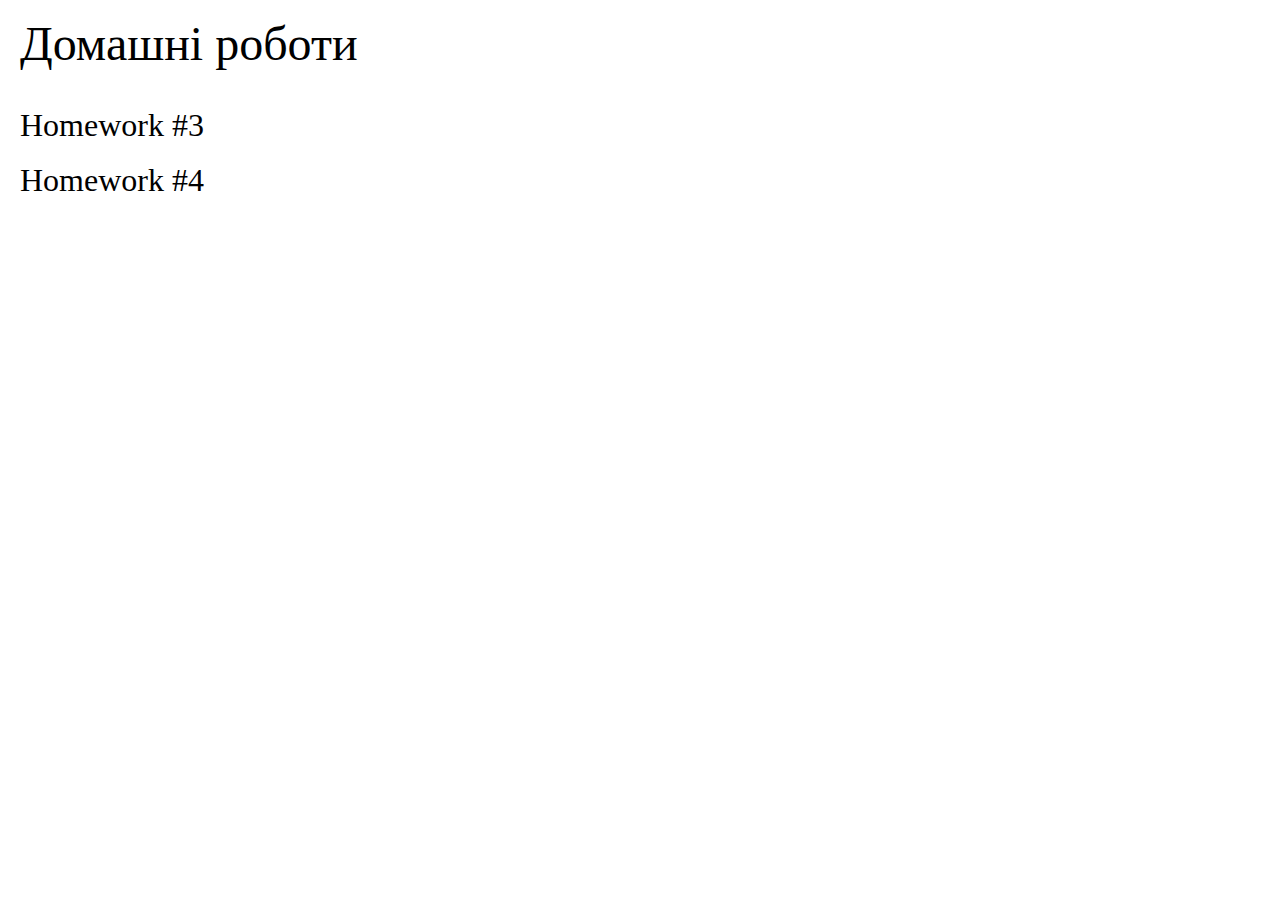
<file: index.html>
<!DOCTYPE html>
<html lang="en">

<head>
  <meta charset="UTF-8">
  <meta name="viewport" content="width=device-width, initial-scale=1.0">
  <link rel="stylesheet" href="css/style.css">
  <title>Homeworks</title>
</head>

<body>
  <div class="container">
    <h1>Домашні роботи</h1>
    <ul>
      <li>
        <a href="Lesson_03/index.html">Homework #3</a>
      </li>
      <li>
        <a href="Lesson_04/index.html">Homework #4</a>
      </li>
    </ul>
  </div>
</body>

</html>
</file>
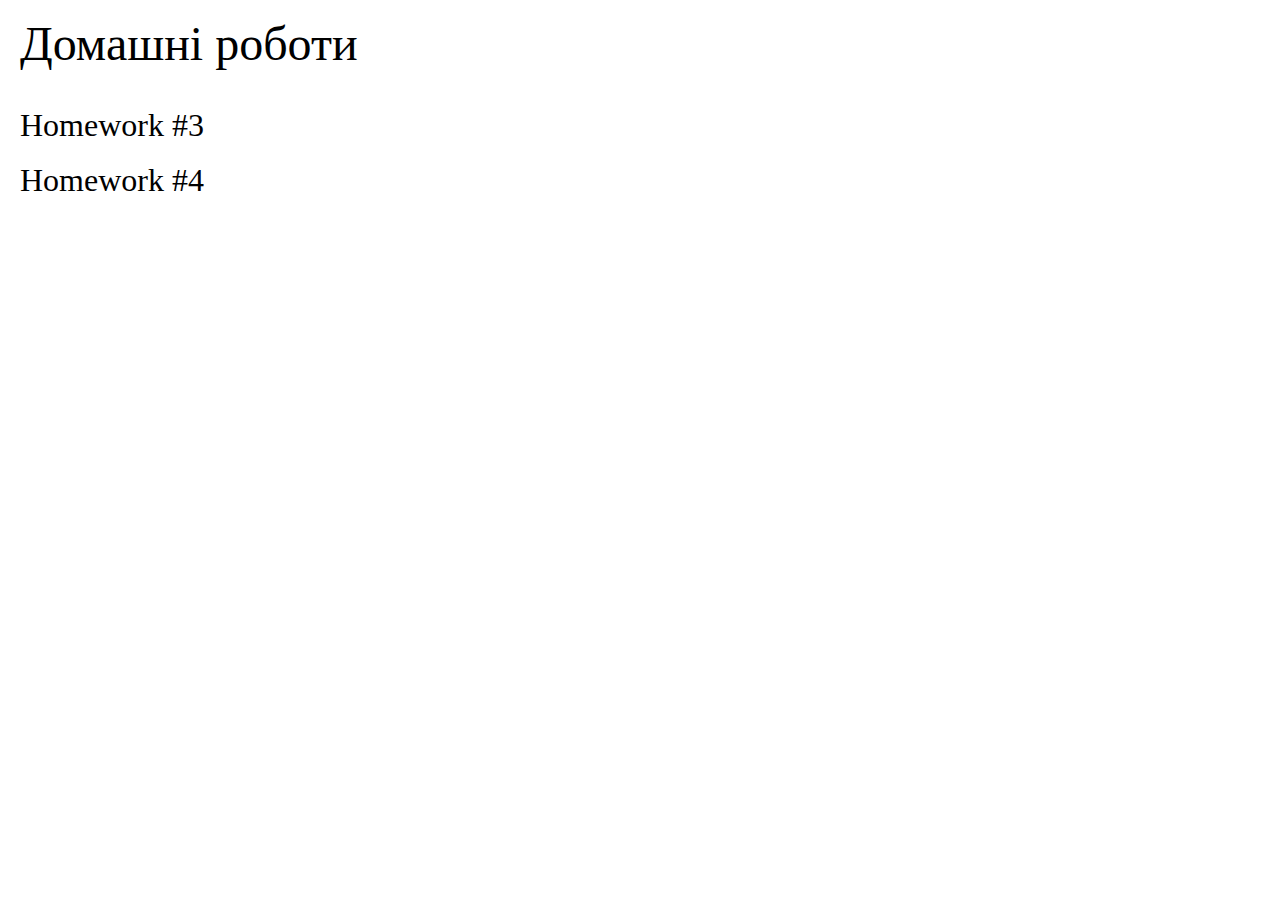
<file: homeworks/index.html>
<!DOCTYPE html>
<html lang="en">

<head>
  <meta charset="UTF-8">
  <meta name="viewport" content="width=device-width, initial-scale=1.0">
  <link rel="stylesheet" href="../css/style.css">
  <title>Homeworks</title>
</head>

<body>
  <div class="container">
    <h1>Домашні роботи</h1>
    <ul>
      <li>
        <a href="/Lesson_03/index.html">Homework #3</a>
      </li>
      <li>
        <a href="/Lesson_04/index.html">Homework #4</a>
      </li>
    </ul>
  </div>
</body>

</html>
</file>
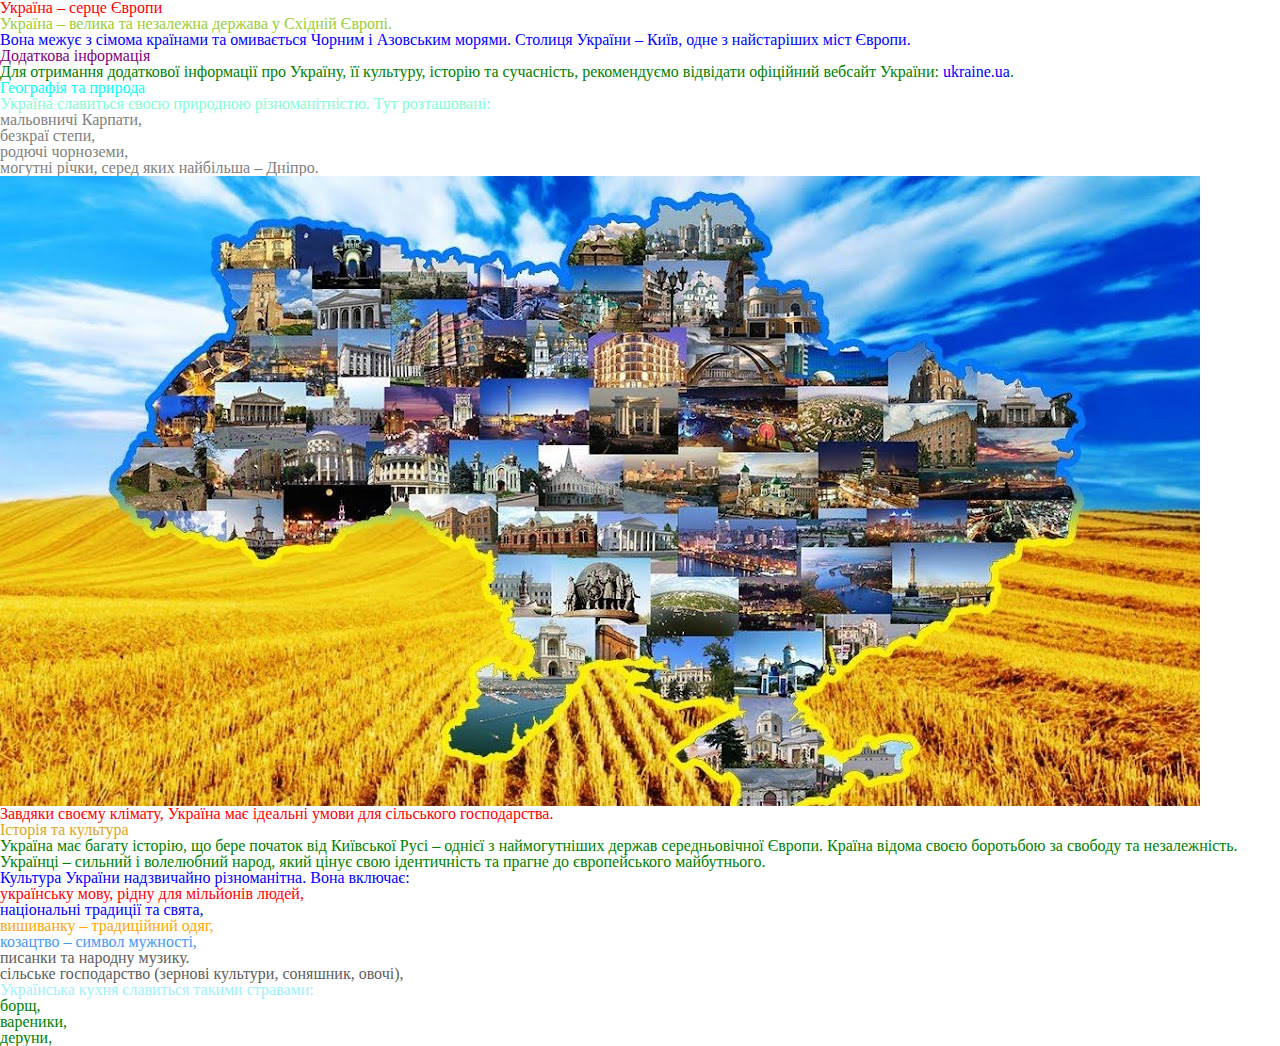
<file: Lesson_03/index.html>
<!DOCTYPE html>
<html lang="uk">

<head>
  <meta charset="UTF-8">
  <meta name="viewport" content="width=device-width, initial-scale=1.0">
  <link rel="stylesheet" href="css/style.css">
  <title>Про Україну</title>
</head>

<body>
  <div class="about">
    <h1>Україна – серце Європи</h1>
    <div class="text">Україна – велика та незалежна держава у Східній Європі.
      <p>Вона межує з сімома країнами та омивається Чорним і Азовським морями. Столиця України – Київ, одне з
        найстаріших міст Європи.</p>
    </div>
    <div id="info">Додаткова інформація
      <p class="text green">Для отримання додаткової інформації про Україну, її культуру, історію та сучасність,
        рекомендуємо відвідати
        офіційний вебсайт України: <a href="https://ukraine.ua/">ukraine.ua</a>.</p>
    </div>
    <h2 class="title">Географія та природа</h2>
    <p class="sub-title">Україна славиться своєю природною різноманітністю. Тут розташовані:</p>
    <ol class="ol-list">
      <li class="item">мальовничі Карпати,</li>
      <li class="item">безкраї степи,</li>
      <li>родючі чорноземи,</li>
      <li class="item item-4">могутні річки, серед яких найбільша – Дніпро.</li>
    </ol>
    <img src="images/image00.jpg" alt="" class="picture">
    <p>Завдяки своєму клімату, Україна має ідеальні умови для сільського господарства.</p>
    <h3>Історія та культура</h3>
    <p>Україна має багату історію, що бере початок від Київської Русі – однієї з наймогутніших держав
      середньовічної
      Європи. Країна відома своєю боротьбою за свободу та незалежність. Українці – сильний і волелюбний народ, який
      цінує свою ідентичність та прагне до європейського майбутнього.</p>
    <p class="text blue">Культура України надзвичайно різноманітна. Вона включає:</p>
    <ul>
      <li>
        українську мову, рідну для мільйонів людей,
        <ul>
          <li>національні традиції та свята,</li>
          <li>
            вишиванку – традиційний одяг,
            <ol>
              <li>козацтво – символ мужності,</li>
              <li><span>писанки та народну музику.</span></li>
              <li>сільське господарство (зернові культури, соняшник, овочі),</li>
            </ol>
          </li>
          <li><span>Українська кухня славиться такими стравами:</span></li>
        </ul>
      </li>
      <li>борщ,</li>
      <li>вареники,</li>
      <li>деруни,</li>
    </ul>
  </div>
</body>

</html>
</file>
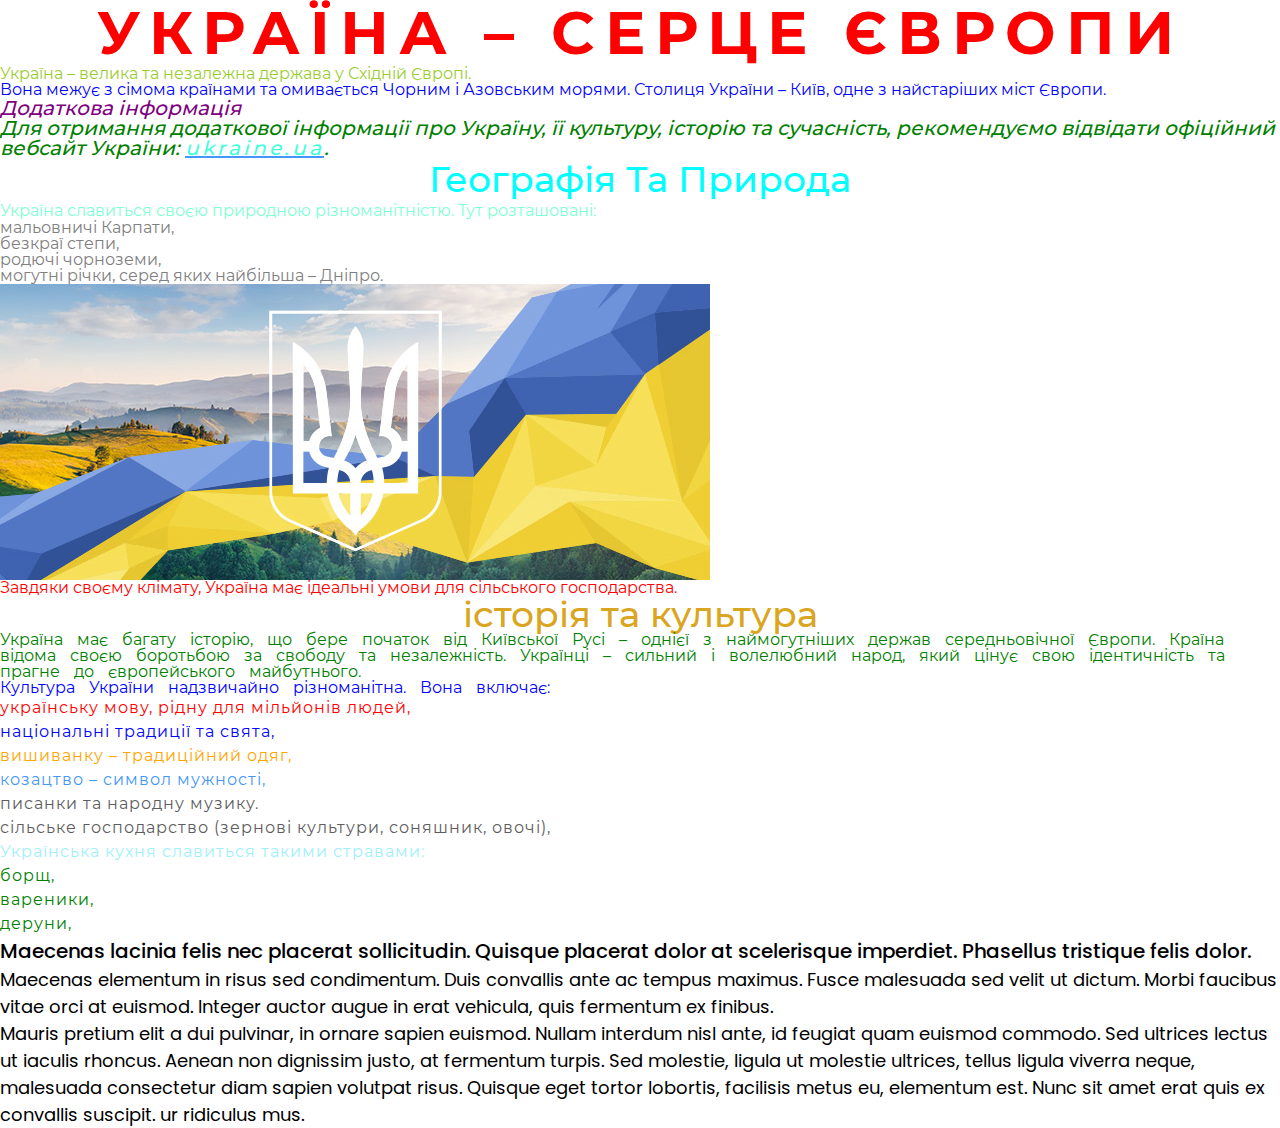
<file: Lesson_04/index.html>
<!DOCTYPE html>
<html lang="uk">

<head>
  <meta charset="UTF-8">
  <meta name="viewport" content="width=device-width, initial-scale=1.0">
  <link rel="stylesheet" href="css/style.css">
  <title>Завдання 4</title>
  <link href="https://fonts.googleapis.com/css?family=Poppins:regular,500&display=swap" rel="stylesheet">
</head>

<body>
  <header class="header"></header>
  <main class="main">
    <section class="about-section">
      <div class="about">
        <h1>Україна – серце Європи</h1>
        <div class="text">Україна – велика та незалежна держава у Східній Європі.
          <p>Вона межує з сімома країнами та омивається Чорним і Азовським морями. Столиця України – Київ, одне з
            найстаріших міст Європи.</p>
        </div>
        <div id="info">Додаткова інформація
          <p class="text green">Для отримання додаткової інформації про Україну, її культуру, історію та сучасність,
            рекомендуємо відвідати
            офіційний вебсайт України: <a href="https://ukraine.ua/">ukraine.ua</a>.</p>
        </div>
        <h2 class="title">Географія та природа</h2>
        <p class="sub-title">Україна славиться своєю природною різноманітністю. Тут розташовані:</p>
        <ol class="ol-list">
          <li class="item">мальовничі Карпати,</li>
          <li class="item">безкраї степи,</li>
          <li>родючі чорноземи,</li>
          <li class="item item-4">могутні річки, серед яких найбільша – Дніпро.</li>
        </ol>
        <img src="images/image00.jpg" alt="" class="picture">
        <p>Завдяки своєму клімату, Україна має ідеальні умови для сільського господарства.</p>
        <h3>Історія та культура</h3>
        <p>Україна має багату історію, що бере початок від Київської Русі – однієї з наймогутніших держав
          середньовічної
          Європи. Країна відома своєю боротьбою за свободу та незалежність. Українці – сильний і волелюбний народ, який
          цінує свою ідентичність та прагне до європейського майбутнього.</p>
        <p class="text blue">Культура України надзвичайно різноманітна. Вона включає:</p>
        <ul>
          <li>
            українську мову, рідну для мільйонів людей,
            <ul>
              <li>національні традиції та свята,</li>
              <li>
                вишиванку – традиційний одяг,
                <ol>
                  <li>козацтво – символ мужності,</li>
                  <li><span>писанки та народну музику.</span></li>
                  <li>сільське господарство (зернові культури, соняшник, овочі),</li>
                </ol>
              </li>
              <li><span>Українська кухня славиться такими стравами:</span></li>
            </ul>
          </li>
          <li>борщ,</li>
          <li>вареники,</li>
          <li>деруни,</li>
        </ul>
      </div>
    </section>
    <section class="ecobazar-section">
      <div class="ecobazar__body">
        <h4 class="ecobazar__title">Maecenas lacinia felis nec placerat sollicitudin. Quisque placerat dolor at
          scelerisque imperdiet. Phasellus tristique felis dolor.</h4>
        <div class="ecobazar__text">
          <p>Maecenas elementum in risus sed condimentum. Duis convallis ante ac tempus maximus. Fusce malesuada sed
            velit ut dictum. Morbi faucibus vitae orci at euismod. Integer auctor augue in erat vehicula, quis fermentum
            ex finibus.</p>
          <p>Mauris pretium elit a dui pulvinar, in ornare sapien euismod. Nullam interdum nisl ante, id feugiat quam
            euismod commodo. Sed ultrices lectus ut iaculis rhoncus. Aenean non dignissim justo, at fermentum turpis.
            Sed molestie, ligula ut molestie ultrices, tellus ligula viverra neque, malesuada consectetur diam sapien
            volutpat risus.
            Quisque eget tortor lobortis, facilisis metus eu, elementum est. Nunc sit amet erat quis ex convallis
            suscipit. ur ridiculus mus.</p>
        </div>
      </div>
    </section>
  </main>
  <footer class="footer"></footer>
</body>

</html>
</file>
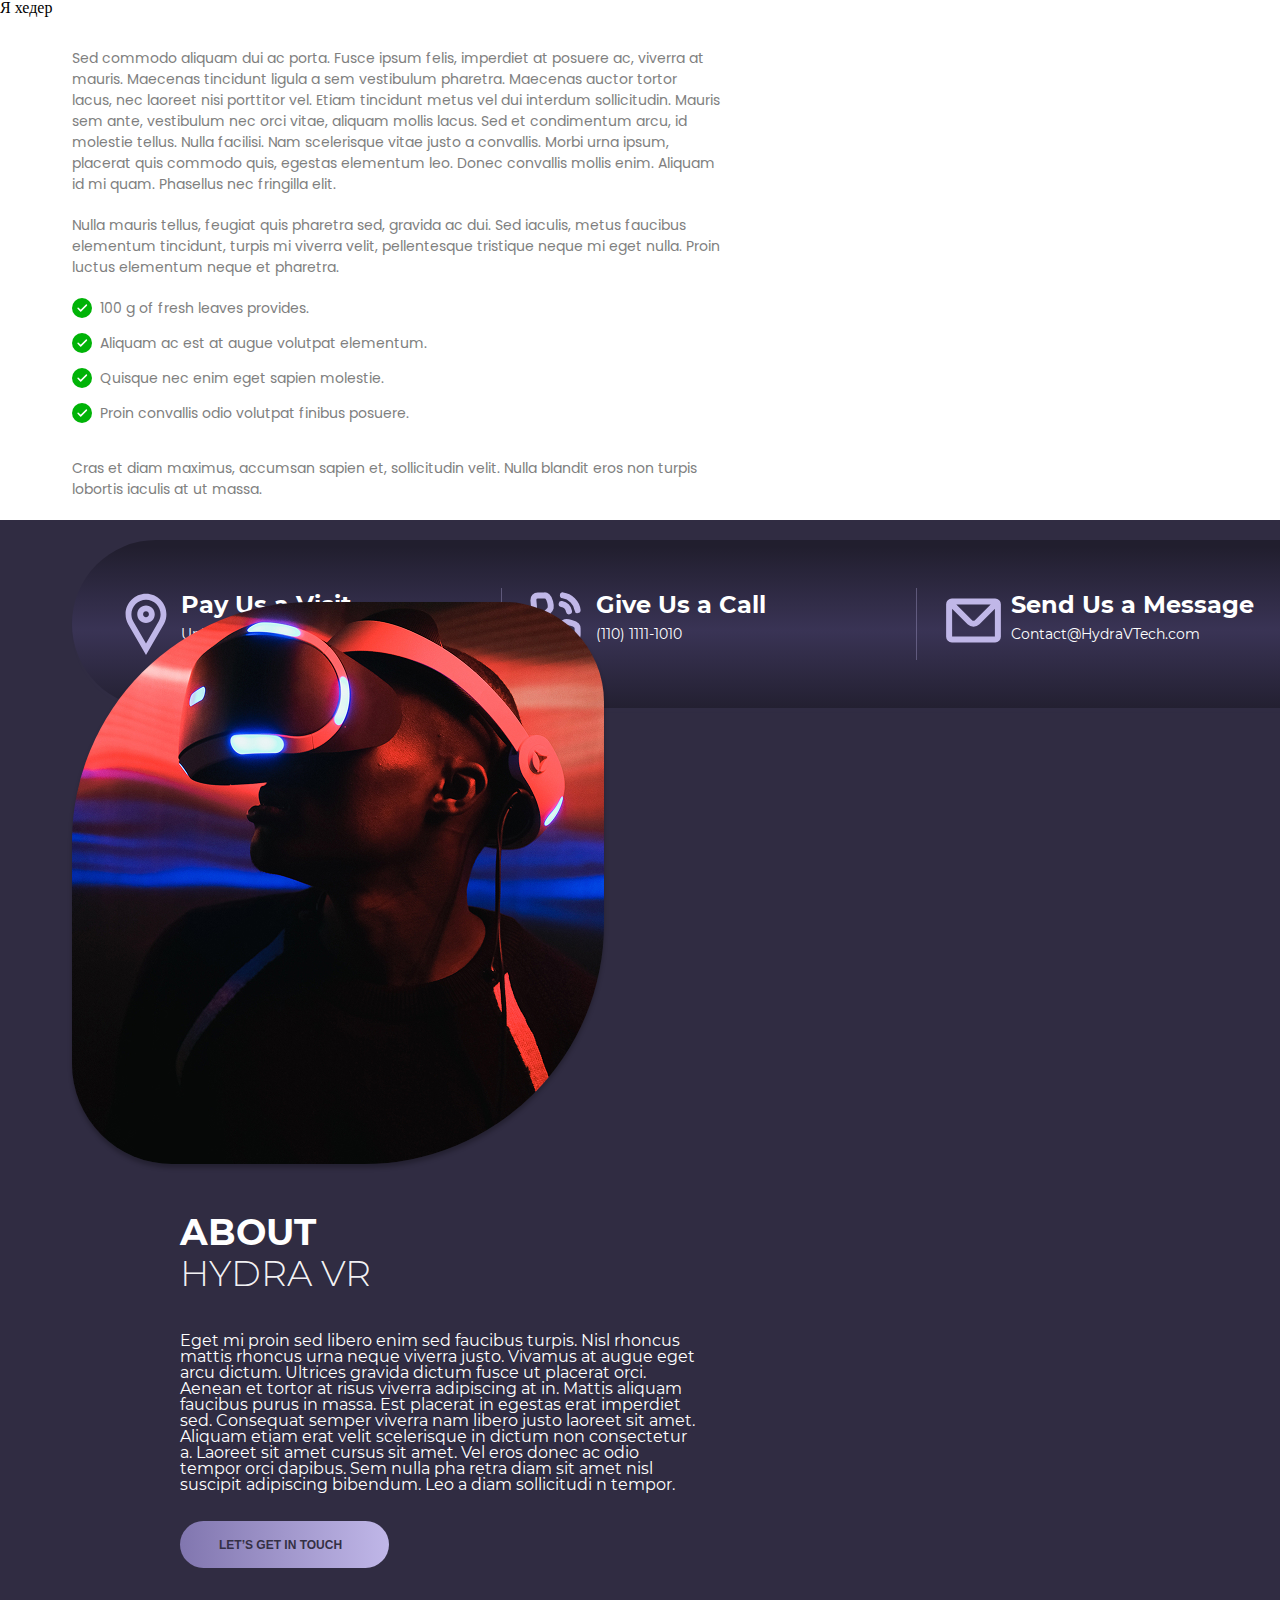
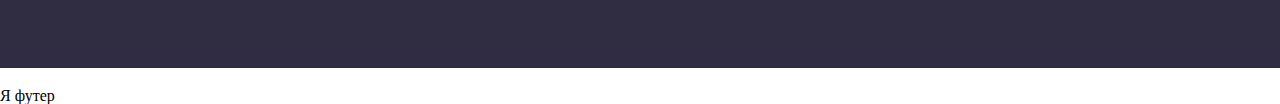
<file: lesson_06/index.html>
<!DOCTYPE html>
<html lang="en">

<head>
  <meta charset="UTF-8">
  <meta name="viewport" content="width=device-width, initial-scale=1.0">
  <title>Завдання 6</title>
  <link href="https://fonts.googleapis.com/css?family=Poppins:regular,500&display=swap" rel="stylesheet">
  <link rel="stylesheet" href="css/style.css">
</head>

<body>
  <div class="wrapper">
    <header class="header">Я хедер</header>
    <main class="main">
      <section class="ecobazar">
        <div class="container">
          <div class="descriptions">
            <p class="text">Sed commodo aliquam dui ac porta. Fusce ipsum felis, imperdiet at posuere ac, viverra at
              mauris. Maecenas tincidunt ligula a sem vestibulum pharetra. Maecenas auctor tortor lacus, nec laoreet
              nisi porttitor vel. Etiam tincidunt metus vel dui interdum sollicitudin. Mauris sem ante, vestibulum nec
              orci vitae, aliquam mollis lacus. Sed et condimentum arcu, id molestie tellus. Nulla facilisi. Nam
              scelerisque vitae justo a convallis. Morbi urna ipsum, placerat quis commodo quis, egestas elementum leo.
              Donec convallis mollis enim. Aliquam id mi quam. Phasellus nec fringilla elit.</p>
            <p class="text">Nulla mauris tellus, feugiat quis pharetra sed, gravida ac dui. Sed iaculis, metus faucibus
              elementum tincidunt, turpis mi viverra velit, pellentesque tristique neque mi eget nulla. Proin luctus
              elementum neque et pharetra.</p>
            <ul class="list">
              <li class="item">100 g of fresh leaves provides.</li>
              <li class="item">Aliquam ac est at augue volutpat elementum.</li>
              <li class="item">Quisque nec enim eget sapien molestie.</li>
              <li class="item">Proin convallis odio volutpat finibus posuere.</li>
            </ul>
            <p class="text">Cras et diam maximus, accumsan sapien et, sollicitudin velit. Nulla blandit eros non turpis
              lobortis iaculis at ut massa. </p>
          </div>
        </div>
      </section>
      <section class="hydra">
        <div class="container">
          <div class="info-bar">
            <ul class="info-bar__list">
              <li class="info-bar__item geo">
                <h4 class="info-bar__title">Pay Us a Visit</h4>
                <p class="info-bar__text">Union St, Seattle, WA 98101, United States</p>
              </li>
              <li class="info-bar__item call">
                <h4 class="info-bar__title">Give Us a Call</h4>
                <p class="info-bar__text">(110) 1111-1010</p>
              </li>
              <li class="info-bar__item mail">
                <h4 class="info-bar__title">Send Us a Message</h4>
                <p class="info-bar__text">Contact@HydraVTech.com</p>
              </li>
            </ul>
          </div>
          <div class="hydra-about">
            <img src="images/hydra-image.jpg"
              alt="A person wearing a futuristic VR headset with glowing blue lights, immersed in a virtual reality experience with a neon-lit background."
              class="hydra-image">
            <div class="hydra-body">
              <h2 class="hydra-title">ABOUT</h2>
              <div class="hydra-subtitle">HYDRA VR</div>
              <p class="hydra-text">Eget mi proin sed libero enim sed faucibus turpis. Nisl rhoncus mattis rhoncus
                urna neque viverra justo. Vivamus at augue eget arcu dictum. Ultrices gravida
                dictum fusce ut placerat orci. Aenean et tortor at risus viverra adipiscing at in.
                Mattis aliquam faucibus purus in massa. Est placerat in egestas erat imperdiet
                sed. Consequat semper viverra nam libero justo laoreet sit amet. Aliquam
                etiam erat velit scelerisque in dictum non consectetur a. Laoreet sit amet
                cursus sit amet. Vel eros donec ac odio tempor orci dapibus. Sem nulla pha
                retra diam sit amet nisl suscipit adipiscing bibendum. Leo a diam sollicitudi
                n tempor.</p>
              <button class="hydra-button">LET’S GET IN TOUCH</button>
            </div>
          </div>
        </div>
      </section>
    </main>
    <footer class="footer">Я футер</footer>
  </div>
</body>

</html>
</file>
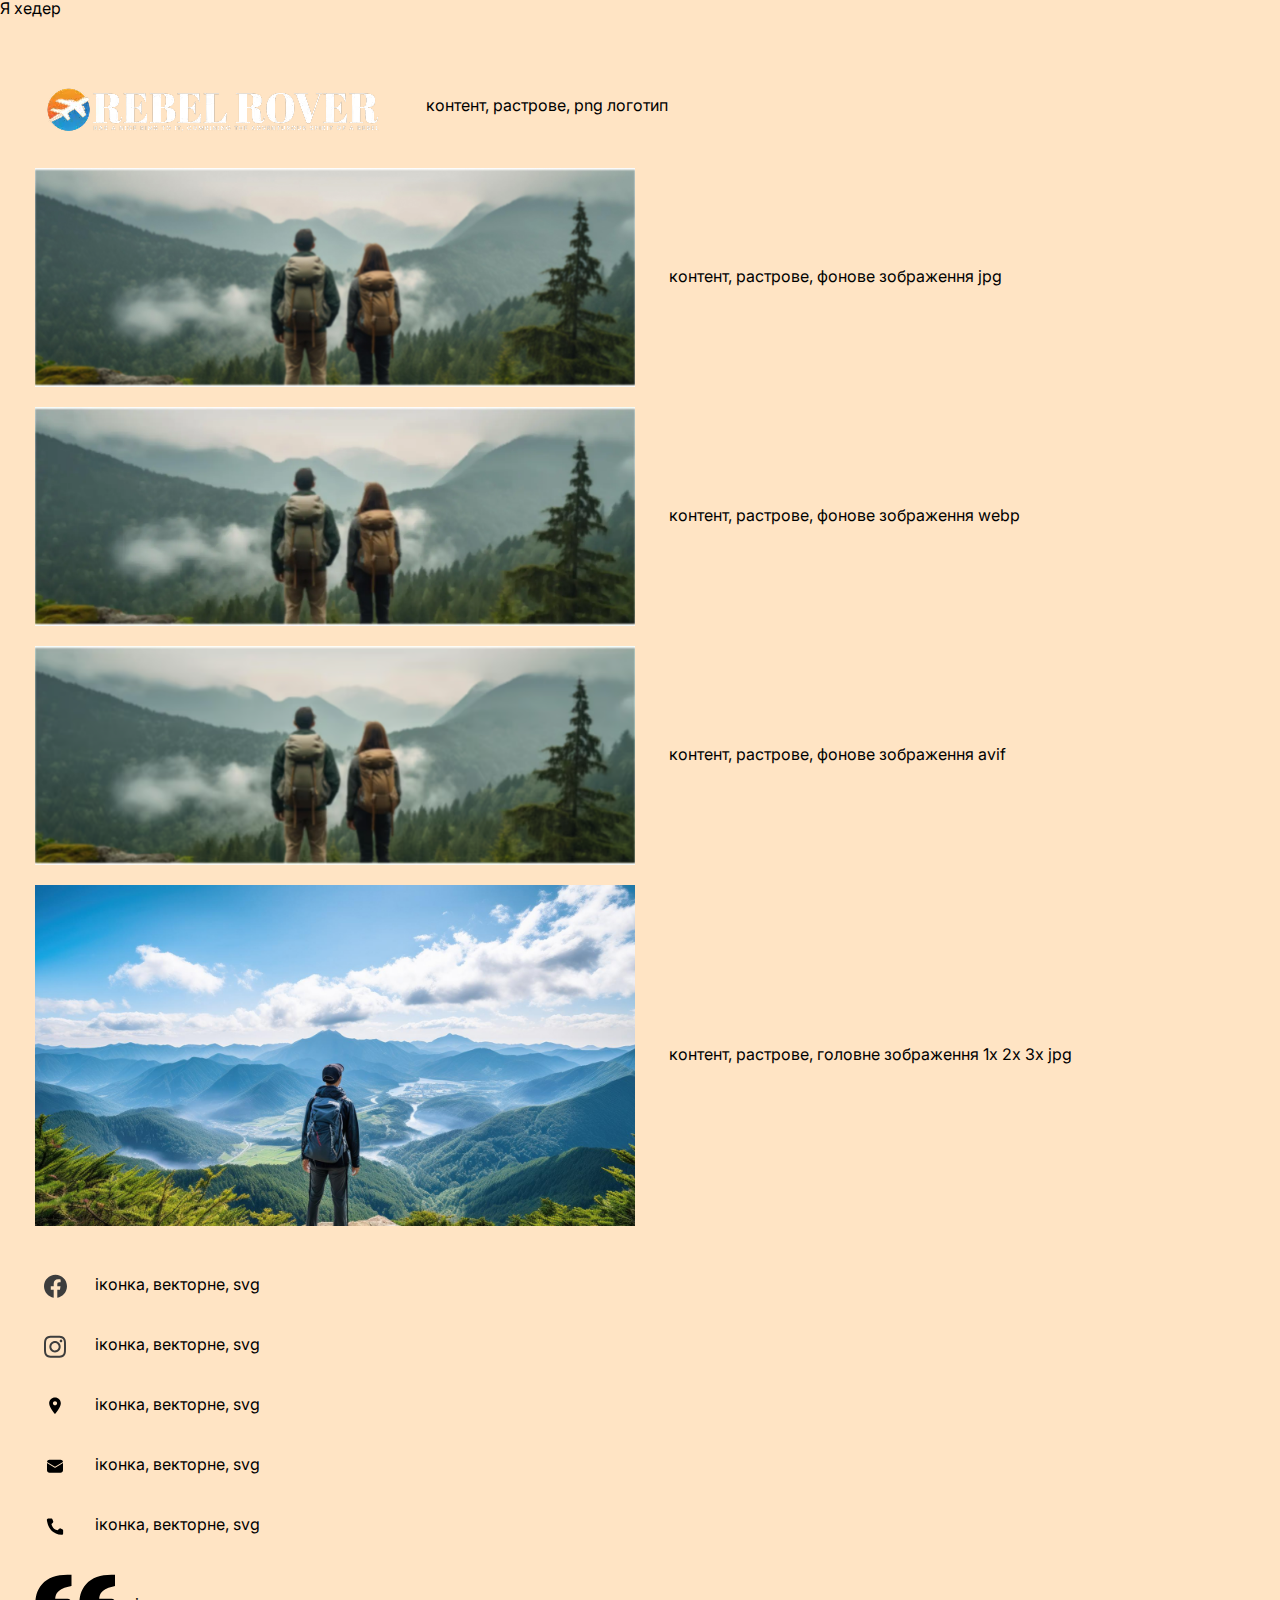
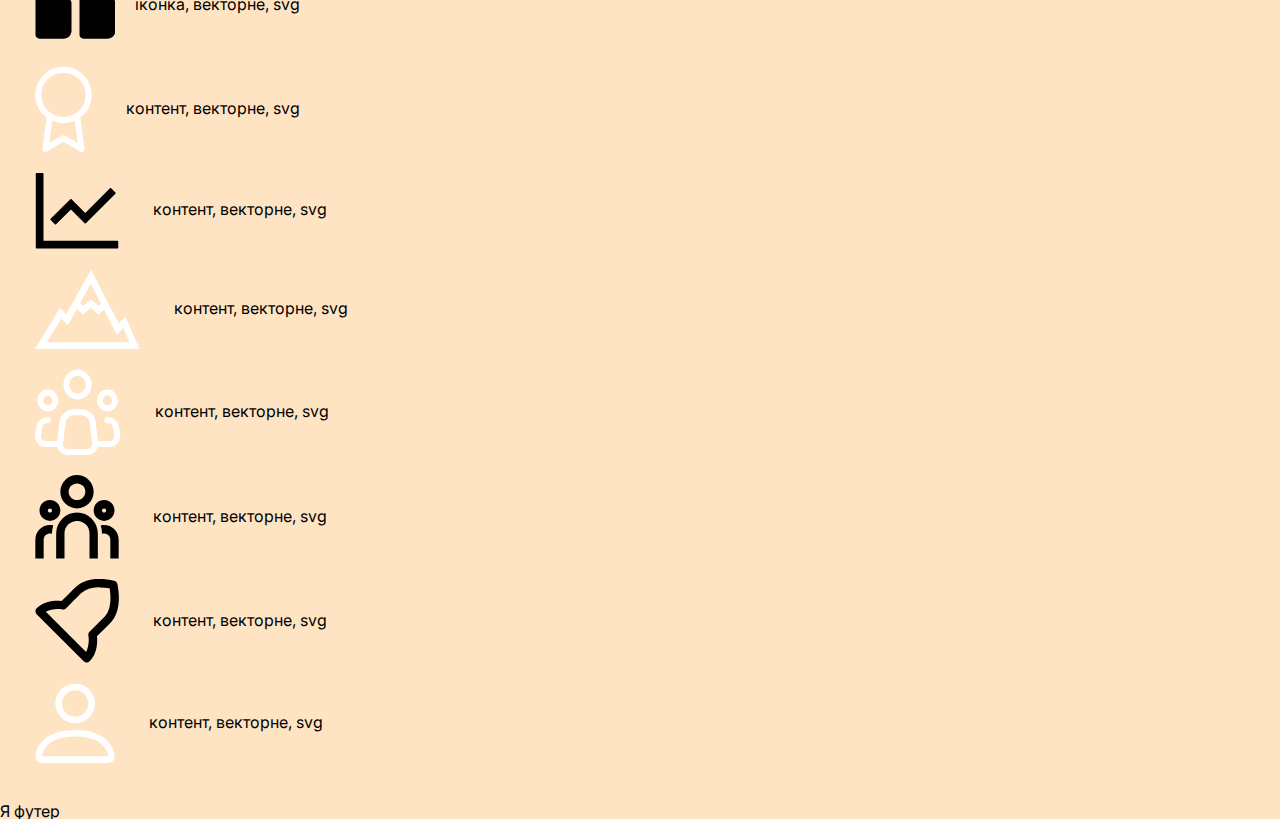
<file: lesson_08/index.html>
<!DOCTYPE html>
<html lang="uk">

<head>
  <meta charset="UTF-8">
  <meta name="viewport" content="width=device-width, initial-scale=1.0">
  <title>Завдання 8</title>
  <link href="https://fonts.googleapis.com/css2?family=Inter:wght@400;700&display=swap" rel="stylesheet">
  <link rel="stylesheet" href="css/style.css">
</head>

<body>
  <div class="wrapper">
    <header class="header">Я хедер</header>
    <main class="main">
      <div class="container">
        <ul class="images__list">
          <li class="images__list-item">
            <img src="images/logo-webp.webp" alt="logo">
            <p>контент, растрове, png логотип</p>
          </li>
          <li class="images__list-item">
            <img src="images/background-image.jpg" alt="background image">
            <p>контент, растрове, фонове зображення jpg</p>
          </li>
          <li class="images__list-item">
            <img src="images/background-image-webp.webp" alt="background image">
            <p>контент, растрове, фонове зображення webp</p>
          </li>
          <li class="images__list-item">
            <img src="images/background-image-avif.avif" alt="background image">
            <p>контент, растрове, фонове зображення avif</p>
          </li>
          <li class="images__list-item">
            <img srcset="images/hero-image-2x.jpg 2x, images/hero-image-3x.jpg 3x" src="images/hero-image.jpg"
              alt="Hero Image">
            <p>контент, растрове, головне зображення 1х 2х 3х jpg</p>
          </li>
        </ul>
        <ul class="icons__list">
          <li class="icons__list-item icon-1">іконка, векторне, svg</li>
          <li class="icons__list-item icon-2">іконка, векторне, svg</li>
          <li class="icons__list-item icon-3">іконка, векторне, svg</li>
          <li class="icons__list-item icon-4">іконка, векторне, svg</li>
          <li class="icons__list-item icon-5">іконка, векторне, svg</li>
          <li class="icons__list-item icon-6">іконка, векторне, svg</li>
          <li class="icons__list-item">
            <img src="images/avard-icon.svg" alt="avard icon">
            <p>контент, векторне, svg</p>
          </li>
          <li class="icons__list-item">
            <img src="images/mision-icon.svg" alt="mision icon">
            <p>контент, векторне, svg</p>
          </li>
          <li class="icons__list-item">
            <img src="images/mountain-icon.svg" alt="mountain icon">
            <p>контент, векторне, svg</p>
          </li>
          <li class="icons__list-item">
            <img src="images/people-icon.svg" alt="people icon">
            <p>контент, векторне, svg</p>
          </li>
          <li class="icons__list-item">
            <img src="images/team-icon.svg" alt="team icon">
            <p>контент, векторне, svg</p>
          </li>
          <li class="icons__list-item">
            <img src="images/vision-icon.svg" alt="vision icon">
            <p>контент, векторне, svg</p>
          </li>
          <li class="icons__list-item">
            <img src="images/person-icon.svg" alt="person icon">
            <p>контент, векторне, svg</p>
          </li>
        </ul>
      </div>
    </main>
    <footer class="footer">Я футер</footer>
  </div>
</body>

</html>
</file>
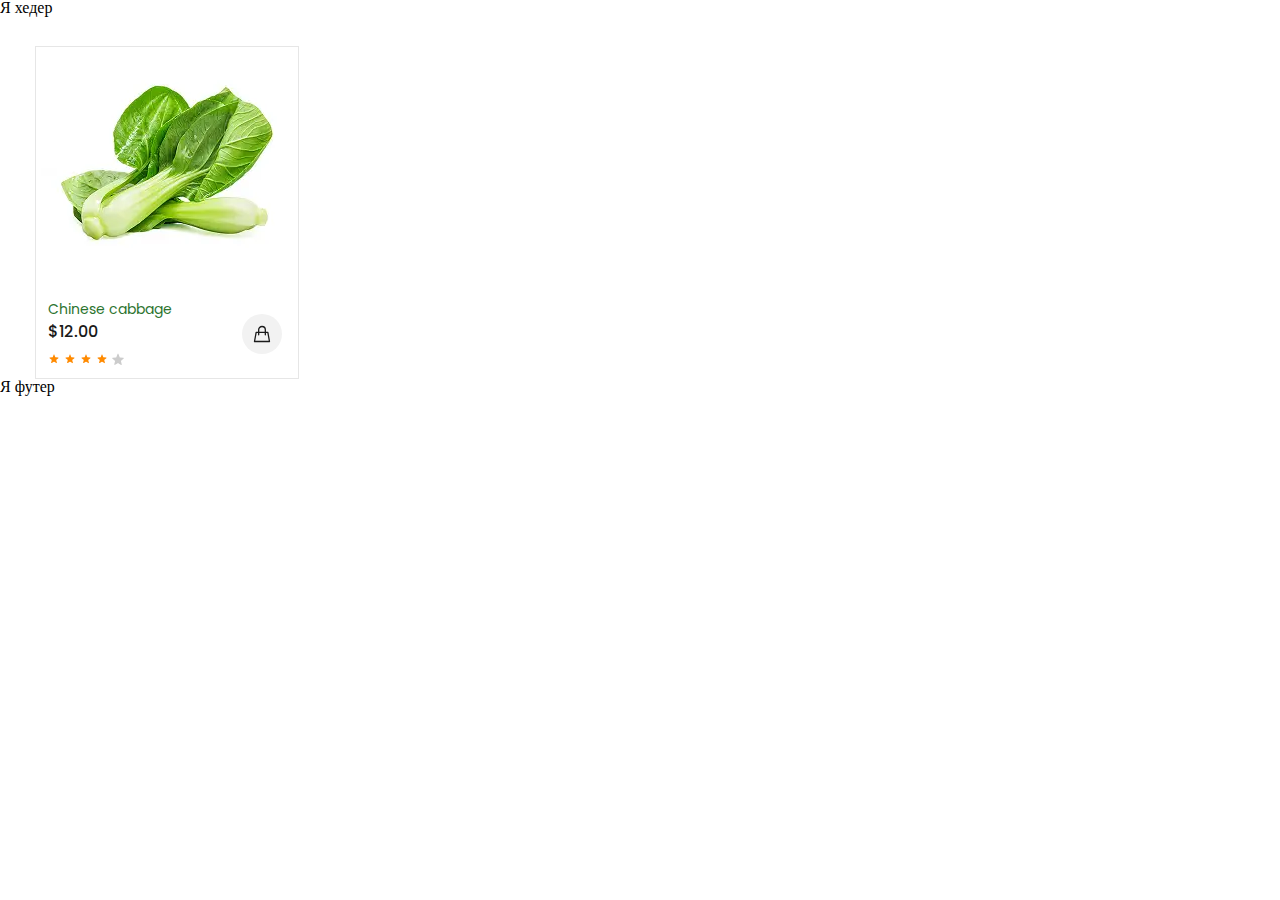
<file: lesson_10/index.html>
<!DOCTYPE html>
<html lang="en">

<head>
  <meta charset="UTF-8">
  <meta name="viewport" content="width=device-width, initial-scale=1.0">
  <title>Завдання 10</title>
  <link href="https://fonts.googleapis.com/css2?family=Poppins:wght@400;500&display=swap" rel="stylesheet">
  <link rel="stylesheet" href="css/style.css">
</head>

<body>
  <div class="wrapper">
    <header class="header">Я хедер</header>
    <main class="main">
      <section class="ecobazar">
        <div class="container">
          <div class="ecobazar__product">
            <div class="heart"><img src="images/heart.svg" alt="heart"></div>
            <div class="eye"><img src="images/eye.svg" alt="eye"></div>
            <img src="images/cabbage.webp" alt="Chinese cabbage" class="ecobazar__image">
            <div class="ecobazar__inner">
              <h6 class="ecobazar__product-name">Chinese cabbage</h6>
              <div class="ecobazar__price">$12.00</div>
              <div class="ecobazar__cart"></div>
              <div class="stars">
                <img src="images/star.svg" alt="yellow star">
                <img src="images/star.svg" alt="yellow star">
                <img src="images/star.svg" alt="yellow star">
                <img src="images/star.svg" alt="yellow star">
                <img src="images/star-empty.svg" alt="gray star">
              </div>
            </div>
          </div>
        </div>
      </section>
      <section class="business">
        <div class="container"></div>
      </section>
    </main>
    <footer class="footer">Я футер</footer>
  </div>
</body>

</html>
</file>
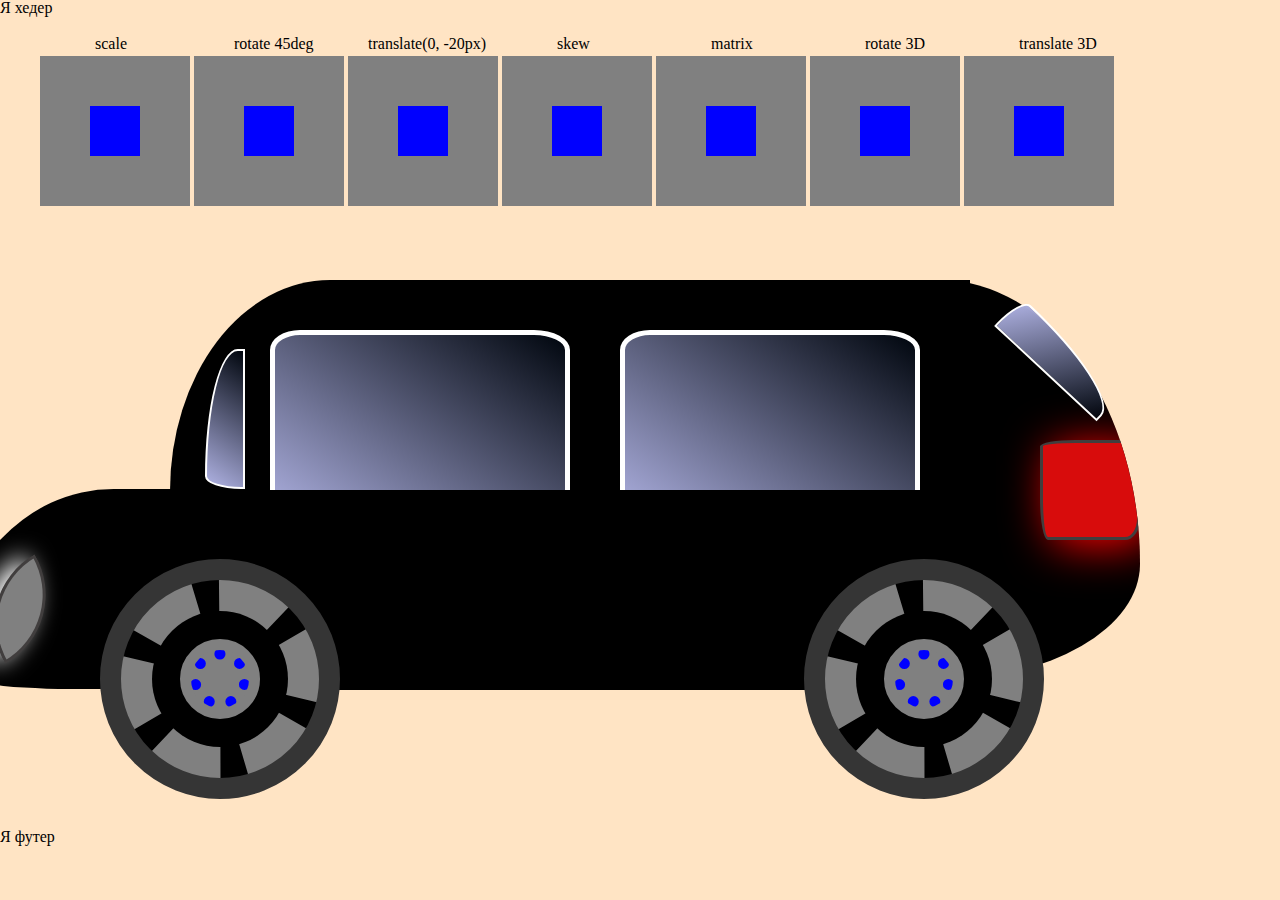
<file: lesson_11/index.html>
<!DOCTYPE html>
<html lang="uk">

<head>
  <meta charset="UTF-8">
  <meta name="viewport" content="width=device-width, initial-scale=1.0">
  <title>Завдання 11</title>
  <link rel="stylesheet" href="css/style.css">
</head>

<body>
  <div class="wrapper">
    <header class="header">Я хедер</header>
    <main class="main">
      <div class="container">
        <ul class="exaples">
          <li class="example-item example-item-01">
            <div class="example example-01"></div>
          </li>
          <li class="example-item example-item-02">
            <div class="example example-02"></div>
          </li>
          <li class="example-item example-item-03">
            <div class="example example-03"></div>
          </li>
          <li class="example-item example-item-04">
            <div class="example example-04"></div>
          </li>
          <li class="example-item example-item-05">
            <div class="example example-05"></div>
          </li>
          <li class="example-item example-item-06">
            <div class="example example-06"></div>
          </li>
          <li class="example-item example-item-07">
            <div class="example example-07"></div>
          </li>
        </ul>
        <div class="car">
          <div class="car__top">
            <div class="car__hood"></div>
            <div class="car__roof"></div>
            <div class="car__body"></div>
            <div class="car__back"></div>
            <div class="front__glass"></div>
            <div class="back__glass"></div>
          </div>
          <div class="car__wheels">
            <div class="car_wheel-01">
              <div class="center-dot"></div>
            </div>
            <div class="car_wheel-02">
              <div class="center-dot"></div>
            </div>
          </div>
        </div>
      </div>
    </main>
    <footer class="footer">Я футер</footer>
  </div>
</body>

</html>
</file>
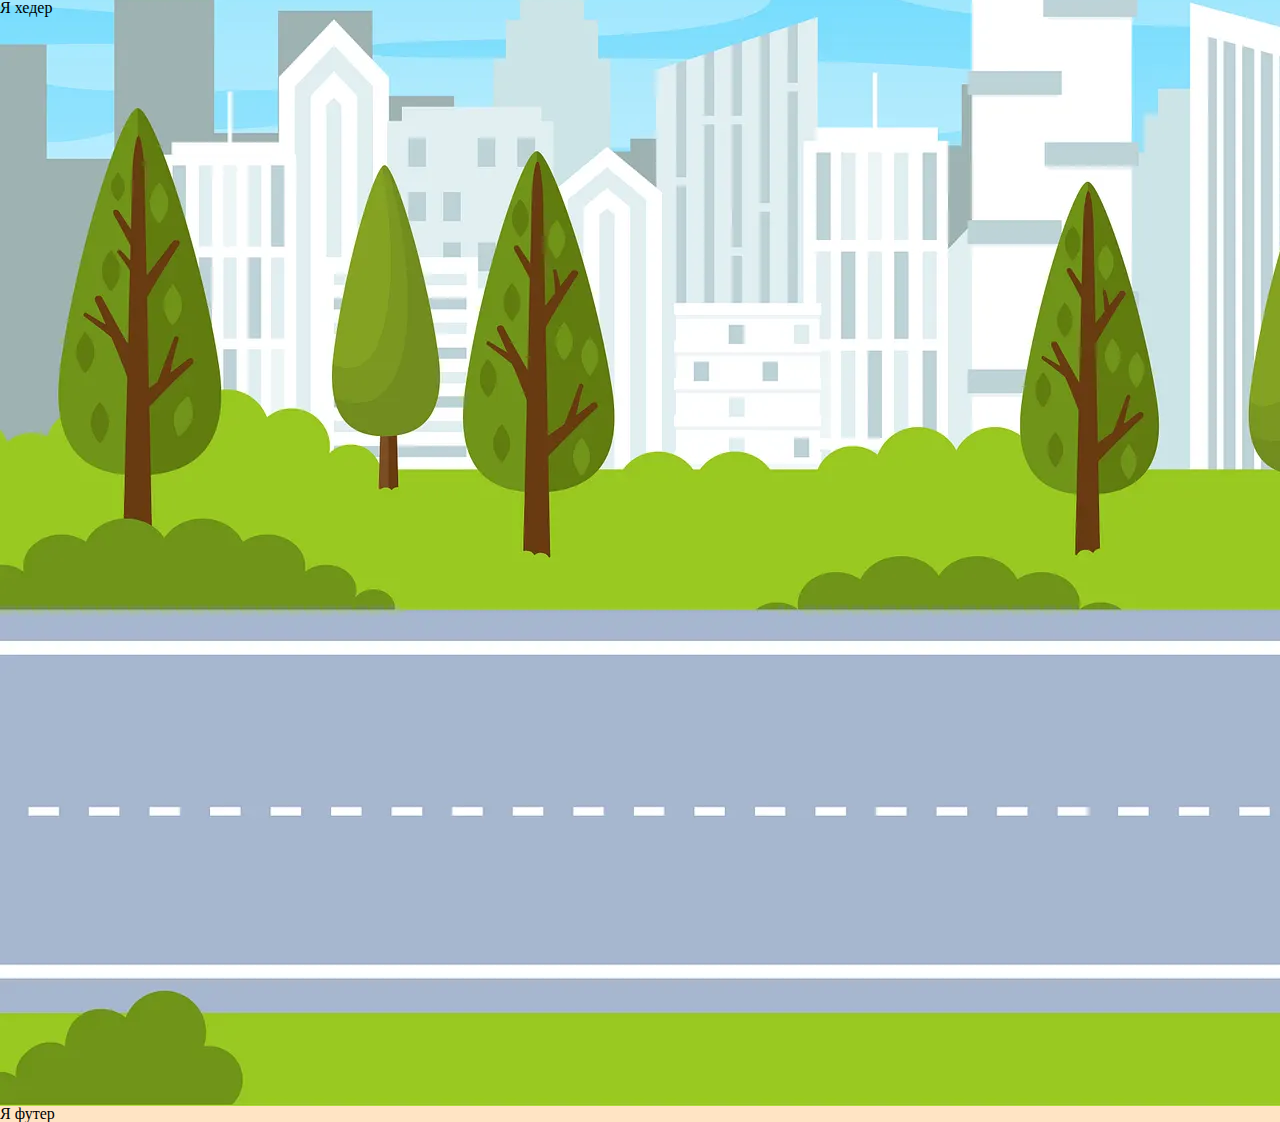
<file: lesson_12/index.html>
<!DOCTYPE html>
<html lang="en">

<head>
  <meta charset="UTF-8">
  <meta name="viewport" content="width=device-width, initial-scale=1.0">
  <title>Завдання 12</title>
  <link rel="stylesheet" href="css/style.css">
</head>

<body>
  <div class="wrapper">
    <header class="header">Я хедер</header>
    <main class="main">
      <div class="container">
        <div class="car__wrapper">
          <div class="car">
            <div class="car__top">
              <div class="car__hood"></div>
              <div class="car__roof"></div>
              <div class="car__body"></div>
              <div class="car__back"></div>
              <div class="front__glass"></div>
              <div class="back__glass"></div>
            </div>
            <div class="car__wheels">
              <div class="car_wheel-01">
                <div class="center-dot"></div>
              </div>
              <div class="car_wheel-02">
                <div class="center-dot"></div>
              </div>
            </div>
          </div>
        </div>
      </div>
    </main>
    <footer class="footer">Я футер</footer>
  </div>
</body>

</html>
</file>
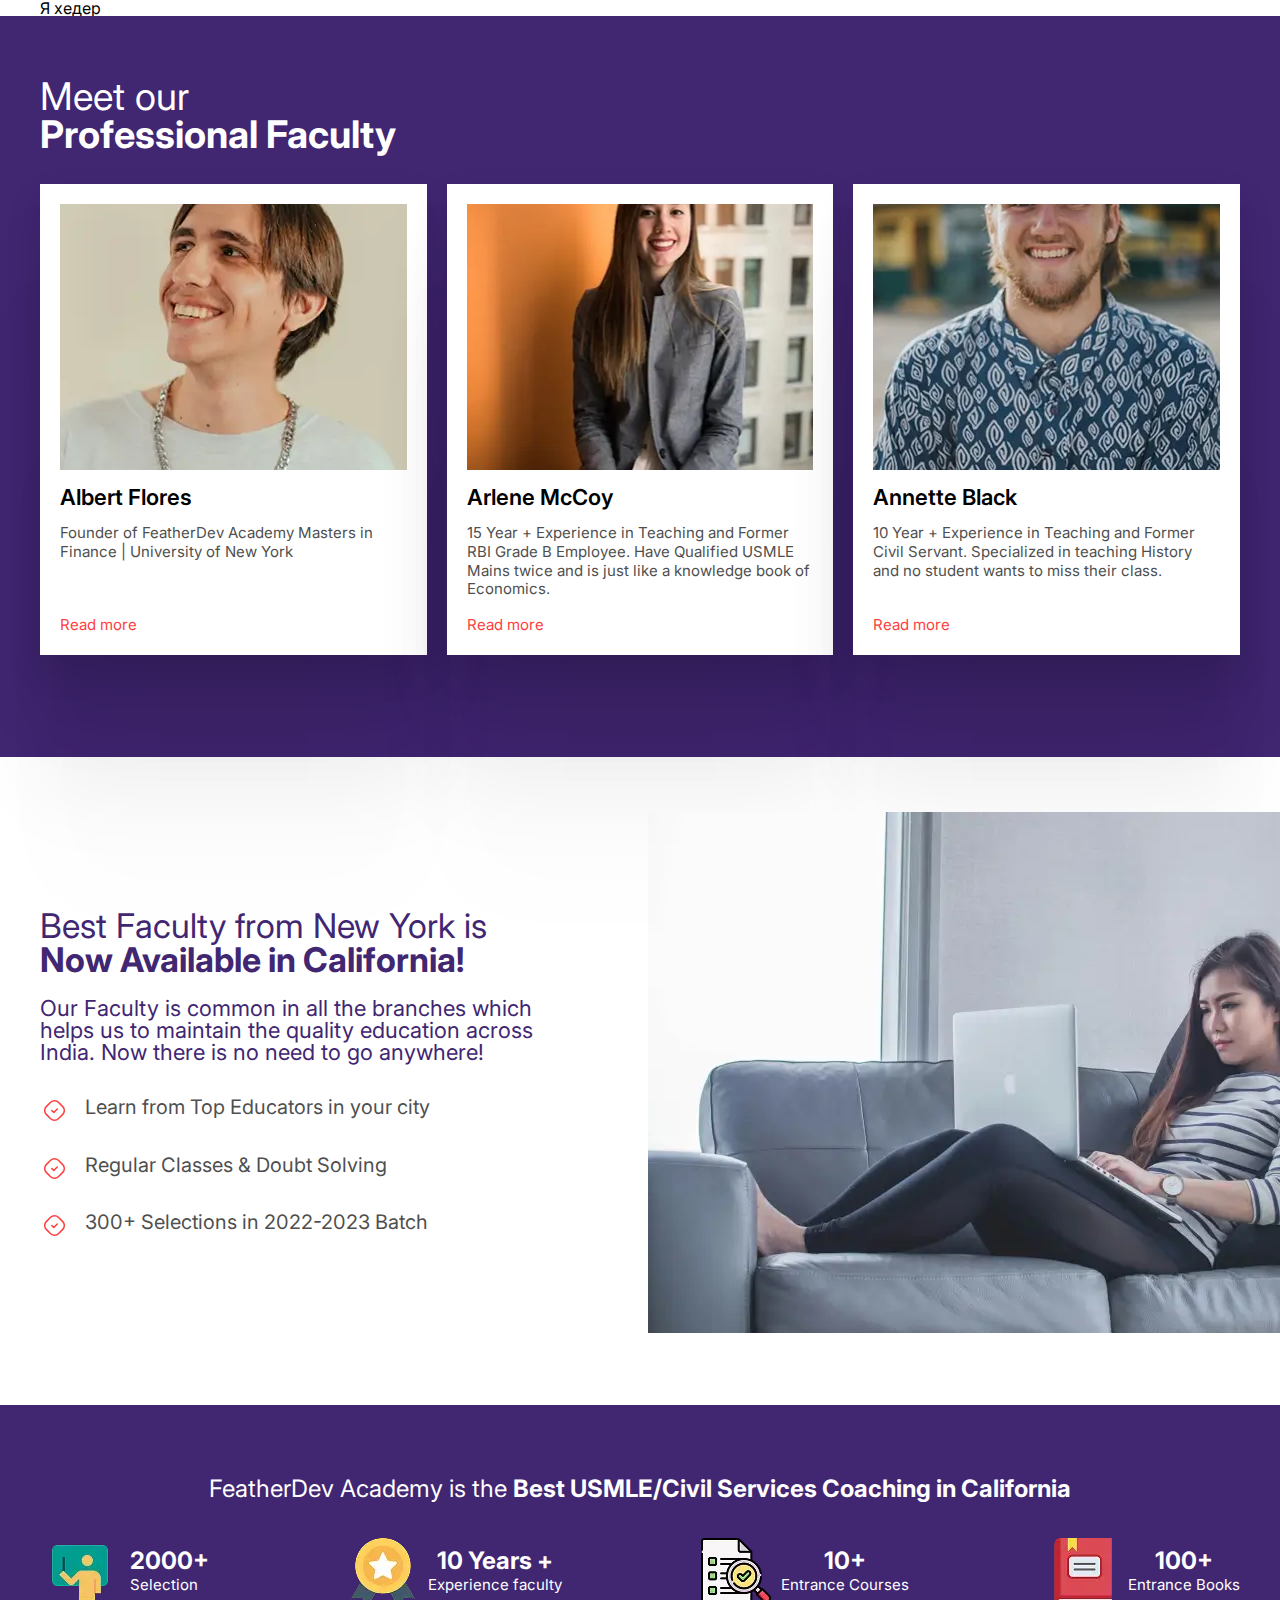
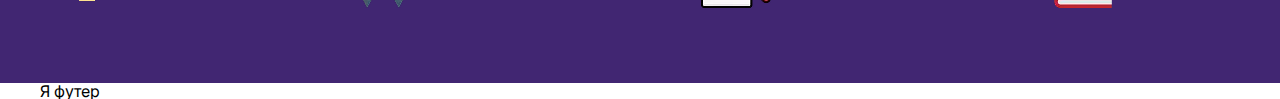
<file: lesson_13/index.html>
<!DOCTYPE html>
<html lang="uk">

<head>
  <meta charset="UTF-8">
  <meta name="viewport" content="width=device-width, initial-scale=1.0">
  <title>Завдання 13</title>
  <link rel="stylesheet" href="css/style.css">
  <link rel="preconnect" href="https://fonts.googleapis.com">
  <link rel="preconnect" href="https://fonts.gstatic.com" crossorigin>
  <link href="https://fonts.googleapis.com/css2?family=Inter:wght@400;600;700&display=swap" rel="stylesheet">
</head>

<body>
  <div class="wrapper">
    <header class="header">
      <div class="header__container">
        <p>Я хедер</p>
      </div>
    </header>
    <main class="main">
      <section class="staff">
        <div class="staff__container">
          <h2 class="staff__title">Meet our<br>
            <strong>Professional Faculty</strong>
          </h2>
          <div class="staff__elements">
            <div class="staff__frame frame">
              <img src="images/image-01.webp"
                alt="A smiling man wearing a chain necklace, showcasing a friendly expression and casual style."
                class="frame__image">
              <div class="frame__title">Albert Flores</div>
              <div class="frame__text">Founder of FeatherDev Academy
                Masters in Finance | University of New York</div>
              <a href="#" class="frame__link">
                <p>Read more</p>
              </a>
            </div>
            <div class="staff__frame frame">
              <img src="images/image-02.webp"
                alt="A young woman in a suit and tie sits confidently in front of a large window, with natural light illuminating her face."
                class="frame__image">
              <div class="frame__title">Arlene McCoy</div>
              <div class="frame__text">15 Year + Experience in Teaching and Former RBI Grade B Employee. Have Qualified
                USMLE Mains twice and is just like a knowledge book of Economics.</div>
              <a href="#" class="frame__link">
                <p>Read more</p>
              </a>
            </div>
            <div class="staff__frame frame">
              <img src="images/image-03.webp"
                alt="A man with long hair wearing a blue shirt smiles warmly at the camera." class="frame__image">
              <div class="frame__title">Annette Black</div>
              <div class="frame__text">10 Year + Experience in Teaching and Former Civil Servant. Specialized in
                teaching History and no student wants to miss their class.</div>
              <a href="#" class="frame__link">
                <p>Read more</p>
              </a>
            </div>
          </div>
        </div>
      </section>
      <section class="available">
        <div class="available__container container">
          <div class="available__body">
            <h5 class="available__title">
              Best Faculty from New York is<br>
              <strong>Now Available in California!</strong>
            </h5>
            <div class="available__text">Our Faculty is common in all the branches which helps us to maintain the
              quality
              education across India. Now there is no need to go anywhere!</div>
            <ul class="available__list">
              <li class="available__item">
                Learn from Top Educators in your city
              </li>
              <li class="available__item">
                Regular Classes & Doubt Solving
              </li>
              <li class="available__item">
                300+ Selections in 2022-2023 Batch
              </li>
            </ul>
          </div>
          <img src="images/available-image.webp"
            alt="A woman sitting on a couch, focused on her laptop, with a cozy living room setting in the background."
            class="available__image">
        </div>
      </section>
      <section class="awards">
        <div class="awards__container">
          <h6 class="awards__title">FeatherDev Academy is the <strong>Best USMLE/Civil Services Coaching in
              California</strong></h6>
          <ul class="awards__list">
            <li class="awards__item">
              <img src="images/awards-01.webp" alt="Yellow teacher shows somethimg on green boarc"
                class="awards__image">
              <div class="awards__item__body">
                <div class="awards__inner--title">2000+</div>
                <p class="awards__text">Selection</p>
              </div>
            </li>
            <li class="awards__item">
              <img src="images/awards-02.webp"
                alt="Checklist document with a magnifying glass highlighting a green checkmark" class="awards__image">
              <div class="awards__item__body">
                <div class="awards__inner--title">10 Years +</div>
                <p class="awards__text">Experience faculty</p>
              </div>
            </li>
            <li class="awards__item">
              <img src="images/awards-03.webp" alt="Red book with a yellow bookmark and a label on the cover"
                class="awards__image">
              <div class="awards__item__body">
                <div class="awards__inner--title">10+</div>
                <p class="awards__text">Entrance Courses</p>
              </div>
            </li>
            <li class="awards__item">
              <img src="images/awards-04.webp" alt="Gold medal with a white star and blue ribbon" class="awards__image">
              <div class="awards__item__body">
                <div class="awards__inner--title">100+</div>
                <p class="awards__text">Entrance Books</p>
              </div>
            </li>
          </ul>
        </div>
      </section>
    </main>
    <footer class="footer">
      <div class="footer__container">
        <p>Я футер</p>
      </div>
    </footer>
  </div>
</body>

</html>
</file>
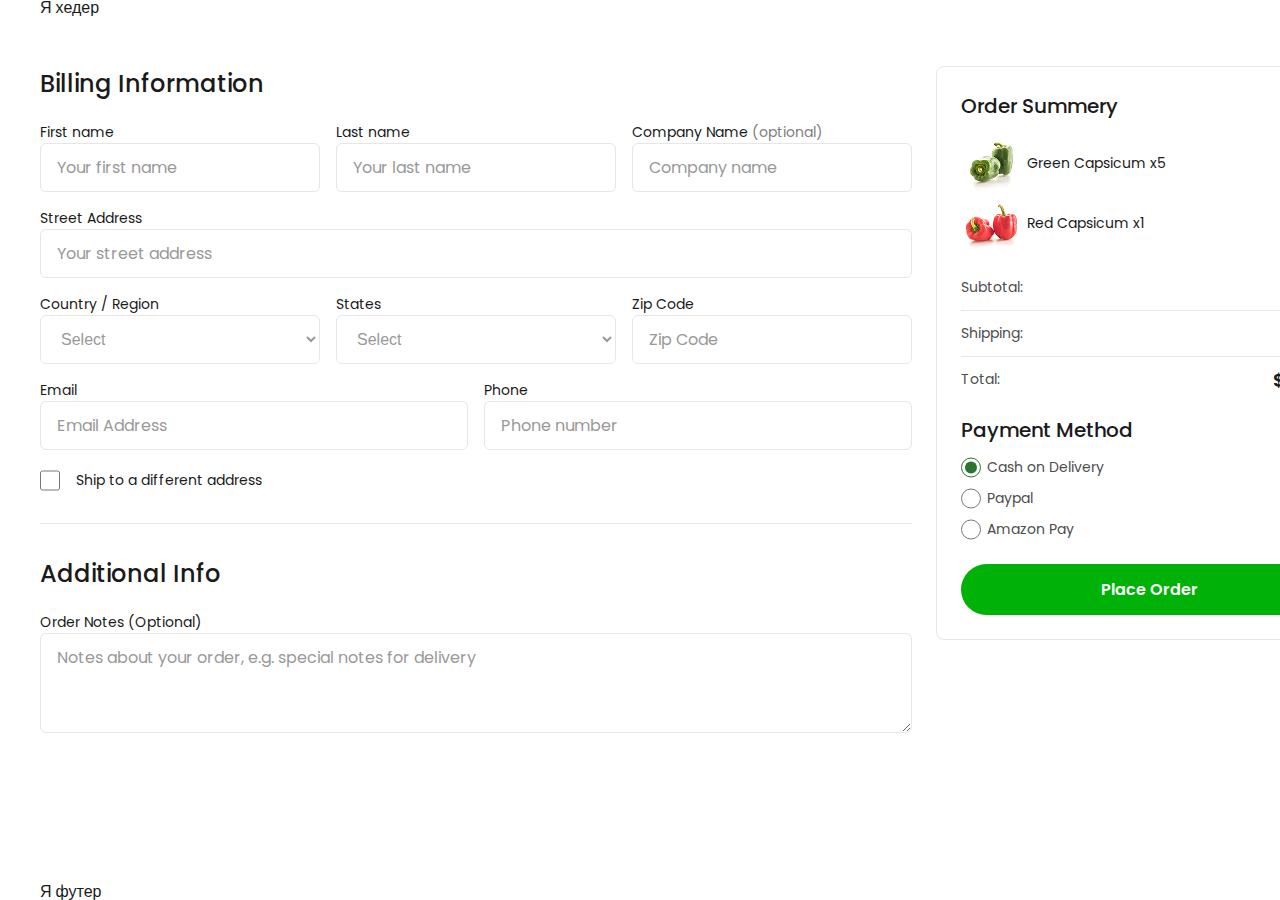
<file: lesson_14/index.html>
<!DOCTYPE html>
<html lang="en">

<head>
  <meta charset="UTF-8">
  <meta name="viewport" content="width=device-width, initial-scale=1.0">
  <title>Завдання 14</title>
  <link rel="stylesheet" href="css/style.css">
  <link rel="preconnect" href="https://fonts.googleapis.com">
  <link rel="preconnect" href="https://fonts.gstatic.com" crossorigin>
  <link href="https://fonts.googleapis.com/css2?family=Poppins:wght@400;500;600&display=swap" rel="stylesheet">
</head>

<body>
  <div class="wrapper">
    <header class="header">
      <div class="header__container">
        <p>Я хедер</p>
      </div>
    </header>
    <main class="main">
      <div class="billing">
        <div class="billing__container">
          <form action="#" method="post" name="form[]" class="billing__form form-billing">
            <div class="form-billing__left">
              <section class="form-billing__top">
                <h2 class="billing__title">Billing Information</h2>
                <div class="form-billing__names">
                  <label class="form-billing__label">
                    <span class="form__label">First name</span>
                    <input required name="form[]" class="form-billing__input form--input" placeholder="Your first name"
                      type="text">
                  </label>
                  <label class="form-billing__label">
                    <span class="form__label">Last name</span>
                    <input required name="form[]" class="form-billing__input form--input" placeholder="Your last name"
                      type="text">
                  </label>
                  <label class="form-billing__label">
                    <span class="form__label">Company Name <span>(optional)</span></span>
                    <input autocomplete="off" required name="form[]" class="form-billing__input form--input"
                      placeholder="Company name" type="text">
                  </label>
                </div>
                <div class="form-billing__address">
                  <div class="form-addres__top">
                    <label class="form-billing__label form-addres__label">
                      <span class="form__label">Street Address</span>
                      <input required name="form[]" class="form-billing__input form--input"
                        placeholder="Your street address" type="text">
                    </label>
                  </div>
                  <div class="form-address__bottom">
                    <label class="form-billing__label">
                      <span class="form__label">Country / Region</span>
                      <select required name="form[]" class="form-billing__input form--input">
                        <option value selected disabled hidden>Select</option>
                        <option value="US">United States</option>
                        <option value="CN">China</option>
                        <option value="IN">India</option>
                        <option value="DE">Germany</option>
                        <option value="FR">France</option>
                        <option value="GB">United Kingdom</option>
                        <option value="JP">Japan</option>
                        <option value="IT">Italy</option>
                        <option value="CA">Canada</option>
                        <option value="AU">Australia</option>
                        <option value="MX">Mexico</option>
                        <option value="ES">Spain</option>
                        <option value="TR">Turkey</option>
                        <option value="SA">Saudi Arabia</option>
                        <option value="AE">United Arab Emirates</option>
                        <option value="ZA">South Africa</option>
                        <option value="EG">Egypt</option>
                        <option value="UA">Ukraine</option>
                        <option value="PL">Poland</option>
                      </select>
                    </label>
                    <label class="form-billing__label">
                      <span class="form__label">States</span>
                      <select required name="form[]" class="form-billing__input form--input">
                        <option value selected disabled hidden>Select</option>
                        <option value="NYC">New York City, New York</option>
                        <option value="LA">Los Angeles, California</option>
                        <option value="CHI">Chicago, Illinois</option>
                        <option value="HOU">Houston, Texas</option>
                        <option value="PHX">Phoenix, Arizona</option>
                        <option value="PHI">Philadelphia, Pennsylvania</option>
                        <option value="SA">San Antonio, Texas</option>
                        <option value="SD">San Diego, California</option>
                        <option value="DAL">Dallas, Texas</option>
                        <option value="SJC">San Jose, California</option>
                        <option value="ATL">Atlanta, Georgia</option>
                        <option value="DEN">Denver, Colorado</option>
                        <option value="MIA">Miami, Florida</option>
                        <option value="SEA">Seattle, Washington</option>
                        <option value="BOS">Boston, Massachusetts</option>
                        <option value="DET">Detroit, Michigan</option>
                        <option value="MSP">Minneapolis, Minnesota</option>
                        <option value="ORL">Orlando, Florida</option>
                        <option value="LV">Las Vegas, Nevada</option>
                        <option value="NO">New Orleans, Louisiana</option>
                      </select>
                    </label>
                    <label class="form-billing__label">
                      <span class="form__label">Zip Code</span>
                      <input required name="form[]" class="form-billing__input form--input" placeholder="Zip Code"
                        type="text">
                    </label>
                  </div>
                </div>
                <div class="form-billing__contact">
                  <label class="form-billing__label form-contact__label">
                    <span class="form__label">Email</span>
                    <input required name="form[]" class="form-billing__input form--input" placeholder="Email Address"
                      type="email">
                  </label>
                  <label class="form-billing__label form-contact__label">
                    <span class="form__label">Phone</span>
                    <input required name="form[]" class="form-billing__input form--input" placeholder="Phone number"
                      type="tel">
                  </label>
                </div>
                <div class="form-billing__shipment">
                  <label class="form-billing__label billing-label__shipment">
                    <input type="checkbox" name="form[]" value="0"
                      class="form-billing__input billing-input__shipment form--checkbox">
                    <span class="form__label billing-shipment__label">Ship to a different address</span>
                  </label>
                </div>
              </section>
              <section class="form-billing__bottom">
                <h2 class="billing__title">Additional Info</h2>
                <label class="form-billing__label form-additional__label">
                  <span class="form__label">Order Notes (Optional)</span>
                  <textarea class="form-additional__textarea" name="form[]" id="form-textarea"
                    placeholder="Notes about your order, e.g. special notes for delivery"></textarea>
                </label>
              </section>
            </div>
            <div class="form-billing__right">
              <section class="order">
                <div class="order__products">
                  <h2 class="order__title">Order Summery</h2>
                  <ul class="order__list">
                    <li class="order__item">
                      <div class="item__order">
                        <img class="item__image" src="images/image-01.png" alt="Green Capsicum">
                        <div class="item__descr">Green Capsicum <span>x5</span></div>
                      </div>
                      <div class="order-item__price">$70.00</div>
                    </li>
                    <li class="order__item">
                      <div class="item__order">
                        <img class="item__image" src="images/image-02.png" alt="Red Capsicum">
                        <div class="item__descr">Red Capsicum <span>x1</span></div>
                      </div>
                      <div class="order-item__price">$14.00</div>
                    </li>
                  </ul>
                  <div class="order-subtotal">
                    <div class="order-subtotal__text">Subtotal:</div>
                    <div class="order-subtotal__price">$84.00</div>
                  </div>
                  <div class="order-shipping">
                    <div class="order-shipping__text">Shipping:</div>
                    <div class="order-shipping__price">Free</div>
                  </div>
                  <div class="order-total">
                    <div class="order-total__text">Total:</div>
                    <div class="order-total__price">$84.00</div>
                  </div>
                </div>
                <div class="order__payment">
                  <h2 class="order__title">Payment Method</h2>
                  <div class="order-payment__body">
                    <label class="order-payment__label">
                      <input checked type="radio" name="form[]" class="order-payment__input">
                      <span class="order-payment__text">Cash on Delivery</span>
                    </label>
                    <label class="order-payment__label">
                      <input type="radio" name="form[]" class="order-payment__input">
                      <span class="order-payment__text">Paypal</span>
                    </label>
                    <label class="order-payment__label">
                      <input type="radio" name="form[]" class="order-payment__input">
                      <span class="order-payment__text">Amazon Pay</span>
                    </label>
                  </div>
                </div>
                <button type="submit" class="order__button button">Place Order</button>
              </section>
            </div>
          </form>
        </div>
      </div>
    </main>
    <footer class="footer">
      <div class="footer__container">
        <p>Я футер</p>
      </div>
    </footer>
  </div>
</body>

</html>
</file>
<file: css/style.css>
@import url('reset.css');

.container {
  padding: 20px;
}

h1 {
  font-size: 48px;
  padding-bottom: 40px;
}

a {
  font-size: 32px;
  line-height: 1.1;
  padding-bottom: 20px;
}

a:hover {
  color: blue;
  transition: color 0.3s;
}
</file>
<file: Lesson_03/css/style.css>
@import url("reset.css");

h1 {
  color: red;
}

.text {
  color: yellowgreen;
}

.text>p {
  color: blue;
}

#info {
  color: purple;
}

.green {
  color: green;
}

.green>a {
  color: blue;
}


/* інший варіант зробити зробити всі посилання синіми
a {
  color: blue;
} 
  */

.title {
  color: aqua;
}

.sub-title {
  color: aquamarine;
}

.ol-list>li {
  color: gray;
}

.item {
  color: firebrick;
}

.item-4 {
  color: blue;
}

.picture+p {
  color: red;
}

h3 {
  color: goldenrod;
}

h3~p {
  color: green;
}

.blue {
  color: blue;
}

ul {
  color: red;
}

ul>li~li {
  color: green;
}

li>ul>li {
  color: blue;
}

li>ul>li+li {
  color: orange;
}

ol>li {
  color: #4597f7;
}

ul>li>span {
  color: #a0f0fc;
}

ol>li~li {
  color: #5d5d5d;
}
</file>
<file: Lesson_04/css/style.css>
@import url("reset.css");
@import url("fonts.css");


h1 {
  color: red;
  font-weight: 700;
  font-size: 60px;
  line-height: 1.1;
  text-align: center;
  text-transform: uppercase;
  letter-spacing: 10px;
}

.text {
  color: yellowgreen;
}

.text>p {
  color: blue;
}

#info {
  color: purple;
  font-size: 20px;
  font-weight: 500;
  font-style: italic;
}

.green {
  color: green;
}

.green>a {
  color: rgba(12, 300, 210, 0.8);
  text-decoration: underline;
  text-decoration-color: #4597f7;
  letter-spacing: 3px;
}


/* інший варіант зробити зробити всі посилання синіми
a {
  color: blue;
} 
  */

.title {
  color: aqua;
  line-height: 1.2;
}

.sub-title {
  color: aquamarine;
  line-height: 1.2;
}

.ol-list>li {
  color: gray;
}

.item {
  color: firebrick;
}

.item-4 {
  color: blue;
}

.picture+p {
  color: red;
}

h2 {
  font-weight: 500;
  font-size: 36px;
  text-align: center;
  text-transform: capitalize;
}

h3 {
  color: goldenrod;
  font-weight: 500;
  font-size: 36px;
  text-align: center;
  text-transform: lowercase;
}

h3~p {
  color: green;
  word-spacing: 10px;
}

.blue {
  color: blue;
}

ul {
  color: red;
  line-height: 1.5;
  letter-spacing: 1px;
}

ul>li~li {
  color: green;
}

li>ul>li {
  color: blue;
}

li>ul>li+li {
  color: orange;
}

ol>li {
  color: #4597f7;
}

ul>li>span {
  color: #a0f0fc;
}

ol>li~li {
  color: #5d5d5d;
}

.about-section {
  font-family: 'Montserrat', sans-serif;
}

.ecobazar__body {
  font-family: 'Poppins', sans-serif;
  line-height: 1.5;
}

.ecobazar__title {
  font-size: 20px;
  font-weight: 500;
}

.ecobazar__text {
  font-size: 18px;
}
</file>
<file: lesson_06/css/style.css>
@import url("reset.css");
@import url("fonts.css");

.wrapper {
  overflow: clip;
  min-height: 100%;
}

.container {
  padding: 0 72px;
}

.ecobazar {
  font-family: 'Poppins', sans-serif;
  padding-top: 32px;
  color: #808080;
  font-size: 14px;
  line-height: 1.5;
}

.descriptions {
  width: 648px;
}

.text {
  padding-bottom: 20px;
}

.list {
  padding-bottom: 20px;
}

.item {
  padding-left: 28px;
  padding-bottom: 14px;
  background-image: url("../images/check.svg");
  background-repeat: no-repeat;
}

.hydra {
  padding-top: 20px;
  padding-bottom: 20px;
  font-family: 'Montserrat', sans-serif;
  color: #fff;
  background-color: #302C42;
  margin-bottom: 20px;
}

.info-bar {
  padding-bottom: 94px;
}

.info-bar__list {
  border-radius: 90px;
  background: radial-gradient(2900.76% 50.13% at 50% 53.89%, rgba(58, 52, 86, 0.95) 0%, #211E2E 100%);
  box-shadow: 0px 4px 4px 0px rgba(192, 183, 232, 0.01);
  padding: 48px 39px;
  margin: 0 auto;
  width: 1300px;
}

.info-bar__item {
  padding-left: 70px;
  padding-top: 5px;
  margin-left: 0px;
  display: inline-block;
  width: 32%;
  min-height: 72px;
}

.geo {
  background-image: url("../images/geo.svg");
  background-repeat: no-repeat;
  border-right: 1px solid rgba(192, 183, 232, 0.33);
  margin-right: 20px;
}

.call {
  background-image: url("../images/call.svg");
  background-repeat: no-repeat;
  border-right: 1px solid rgba(192, 183, 232, 0.33);
  margin-right: 20px;
}

.mail {
  background-image: url("../images/mail.svg");
  background-repeat: no-repeat;
}


.info-bar__title {
  font-size: 24px;
  font-weight: 700;
  padding-bottom: 10px;
}

.info-bar__text {
  font-size: 14px;
}

.hydra-about {
  padding-bottom: 20px;
}

.hydra-image {
  margin-top: -200px;
  display: inline-block;
  border-radius: 240px 100px;
  box-shadow: 0px 4px 4px 0px rgba(0, 0, 0, 0.25);
}

.hydra-body {
  padding: 50px 0px 60px 108px;
  display: inline-block;
  width: 630px;
}

.hydra-title {
  padding-bottom: 5px;
  font-size: 36px;
  text-transform: uppercase;
  font-weight: 700;
}

.hydra-subtitle {
  color: rgba(255, 255, 255, 0.95);
  font-size: 36px;
  padding-bottom: 42px;
  text-transform: uppercase;
  font-weight: 300;
}

.hydra-text {
  padding-bottom: 28px;
}

.hydra-button {
  color: #343045;
  font-size: 12px;
  font-weight: 700;
  padding: 17px 47px 16px 39px;
  border-radius: 40px;
  background: linear-gradient(90deg, #8176af 0%, #c0b7e8 100%);
  cursor: pointer;
}
</file>
<file: lesson_08/css/style.css>
@import url("reset.css");

body {
  font-family: 'Inter', sans-serif;
  background-color: bisque;
}

.wrapper {
  overflow: clip;
  min-height: 100%;
}

.header {
  margin-bottom: 50px;
}

.container {
  max-width: 1240px;
  margin: 0 auto;
  padding-left: 15px;
  padding-right: 15px;
}

.images__list {
  margin-bottom: 40px;
}

.images__list-item {
  display: inline-block;
}

.images__list-item img {
  display: inline-block;
  max-width: 600px;
}

.images__list-item img:not(:last-child) {
  margin-right: 30px;
}

.images__list-item p {
  display: inline-block;
}

.images__list-item:not(:last-child) {
  margin-bottom: 20px;
}

.icons__list {
  margin-bottom: 40px;
}

.icons__list-item:not(:last-child) {
  margin-bottom: 20px;
}

.icons__list-item p {
  display: inline-block;
}

.icons__list-item img {
  display: inline-block;
  max-width: 200px;
}

.icons__list-item img:not(:last-child) {
  margin-right: 30px;
}

.icon-1::before {
  content: "";
  background-image: url(../images/facebook-icon.svg);
  width: 40px;
  height: 40px;
  background-repeat: no-repeat;
  background-position: center;
  vertical-align: middle;
  margin-right: 20px;
}

.icon-2::before {
  content: "";
  background-image: url(../images/instagram-icon.svg);
  width: 40px;
  height: 40px;
  background-repeat: no-repeat;
  background-position: center;
  vertical-align: middle;
  margin-right: 20px;
}

.icon-3::before {
  content: "";
  background-image: url(../images/geo.svg);
  width: 40px;
  height: 40px;
  background-repeat: no-repeat;
  background-position: center;
  vertical-align: middle;
  margin-right: 20px;
}

.icon-4::before {
  content: "";
  background-image: url(../images/mail.svg);
  width: 40px;
  height: 40px;
  background-repeat: no-repeat;
  background-position: center;
  vertical-align: middle;
  margin-right: 20px;
}

.icon-5::before {
  content: "";
  background-image: url(../images/phone.svg);
  width: 40px;
  height: 40px;
  background-repeat: no-repeat;
  background-position: center;
  vertical-align: middle;
  margin-right: 20px;
}

.icon-6::before {
  content: "";
  background-image: url(../images/vector.svg);
  width: 80px;
  height: 80px;
  background-repeat: no-repeat;
  background-position: center;
  vertical-align: middle;
  margin-right: 20px;
}
</file>
<file: lesson_10/css/style.css>
@import url("reset.css");

body {
  background-color: #fff;
}

.wrapper {
  overflow: clip;
  min-height: 100%;
}

.header {
  margin-bottom: 30px;
}

.container {
  max-width: 1240px;
  margin: 0 auto;
  padding-left: 15px;
  padding-right: 15px;
}

.ecobazar {
  font-family: 'Poppins', sans-serif;
}

.ecobazar__product {
  position: relative;
  border: 1px solid #E6E6E6;
  transition: box-shadow 0.4s,
    border 0.4s;
  max-width: 264px;
}

.ecobazar__product:hover {
  box-shadow: 0px 0px 12px 0px rgba(32, 181, 38, 0.32);
  border: 1px solid #2C742F;
}

.ecobazar__product:hover .heart {
  visibility: visible;
  opacity: 1;
}

.ecobazar__product:hover .eye {
  visibility: visible;
  opacity: 1;
}

.ecobazar__cart:hover {
  background-color: #00B207;
}

.ecobazar__cart:hover .ecobazar__cart::before {
  background-image: url(../images/cart.svg);
}


.ecobazar__image {
  margin: 5px;
}

.ecobazar__inner {
  margin: 12px;
}

.ecobazar__product-name {
  color: #2C742F;
  font-size: 14px;
  font-weight: 400;
  line-height: 150%;
}

.ecobazar__price {
  color: #1A1A1A;
  font-weight: 500;
  line-height: 150%;
  margin-bottom: 6px;
}

.ecobazar__cart {
  position: absolute;
  content: "";
  width: 40px;
  height: 40px;
  border-radius: 50%;
  bottom: 24px;
  right: 16px;
  background-color: #F2F2F2;
  cursor: pointer;
  transition: background-color 0.3s;
}

.ecobazar__cart::before {
  position: absolute;
  top: 10px;
  left: 10px;
  content: "";
  width: 20px;
  height: 20px;
  background-image: url(../images/black-cart.svg);
}

.heart {
  position: absolute;
  top: 16px;
  right: 16px;
  content: "";
  width: 40px;
  height: 40px;
  border-radius: 50%;
  background-color: #fff;
  border: 1px solid #F2F2F2;
  cursor: pointer;
  visibility: hidden;
  opacity: 0;
  transition: opacity 0.5s;
}


.heart img {
  position: absolute;
  top: 10px;
  left: 10px;
  width: 20px;
  height: 20px;
}

.eye {
  position: absolute;
  top: 62px;
  right: 16px;
  content: "";
  width: 40px;
  height: 40px;
  border-radius: 50%;
  background-color: #fff;
  border: 1px solid #F2F2F2;
  cursor: pointer;
  visibility: hidden;
  opacity: 0;
  transition: opacity 0.5s;
}

.eye img {
  position: absolute;
  top: 10px;
  left: 10px;
  width: 20px;
  height: 20px;
}

.stars img {
  width: 12px;
  height: 12px;
}
</file>
<file: lesson_11/css/style.css>
@import url("reset.css");

body {
  background-color: bisque;
}

.wrapper {
  overflow: clip;
  min-height: 100%;
}

.header {
  margin-bottom: 40px;
}

.container {
  max-width: 1230px;
  margin: 0 auto;
  padding-left: 15px;
  padding-right: 15px;
}

.example-item {
  position: relative;
  display: inline-block;
  width: 150px;
  height: 150px;
  padding: 20px;
  background-color: gray;
  margin-bottom: 20px;
}

.example-item::before {
  position: absolute;
  top: -20px;
  left: 55px;
}

.examples {
  position: relative;
  z-index: 5;
}

.example {
  position: absolute;
  top: 50px;
  left: 50px;
  width: 50px;
  height: 50px;
  background-color: blue;
  transition: transform 0.3s;
}


.example-01:hover {
  transform: scale(2);
}

.example-02:hover {
  transform: rotate(45deg);
}

.example-03:hover {
  transform: translate(0, -20px);
}

.example-04:hover {
  transform: skew(20deg, 10deg);
}

.example-05:hover {
  transform: matrix(0.3, 0.2, 0.1, 0.4, 15, 20);
}

.example-06:hover {
  transform: rotate3d(20, 15, 30, 65deg);
}

.example-07:hover {
  transform: translate3d(20px, 20px, 40px);
}

.example-item-01::before {
  position: absolute;
  content: "scale";
  top: -20px;
  left: 55px;
}

.example-item-02::before {
  position: absolute;
  content: "rotate 45deg";
  top: -20px;
  left: 40px;
}

.example-item-03::before {
  position: absolute;
  content: "translate(0, -20px)";
  top: -20px;
  left: 20px;
}

.example-item-04::before {
  position: absolute;
  content: "skew";
  top: -20px;
  left: 55px;
}

.example-item-05::before {
  position: absolute;
  content: "matrix";
  top: -20px;
  left: 55px;
}

.example-item-06::before {
  position: absolute;
  content: "rotate 3D";
  top: -20px;
  left: 55px;
}

.example-item-07::before {
  position: absolute;
  content: "translate 3D";
  top: -20px;
  left: 55px;
}




.car {
  margin-top: -150px;
  margin-bottom: 150px;
  max-height: 600px;
  position: relative;
  /* transform: rotateY(180deg); */
}

.car__top {
  max-height: 600px;
  vertical-align: top;
  /* max-height: 600px; */
}

.car__body {
  position: relative;
  transform: translate(130px);
  width: 800px;
  height: 200px;
  background-color: black;
}

.car__roof::before {
  top: 50px;
  left: 100px;
  position: absolute;
  content: "";
  background: linear-gradient(215deg, rgba(0, 7, 17, 0.793) 0%, rgba(176, 179, 228, 1) 100%, rgba(66, 253, 45, 1) 100%);
  border: 5px solid #fff;
  width: 300px;
  height: 200px;
  border-radius: 10% 12% 10% 10% / 10% 10% 10% 10%;
  opacity: 1;
}

.front__glass {
  position: absolute;
  top: 270px;
  left: 165px;
  height: 140px;
  width: 40px;
  background: linear-gradient(215deg, rgba(0, 7, 17, 0.793) 0%, rgba(176, 179, 228, 1) 100%, rgba(66, 253, 45, 1) 100%);
  border: 2px solid #fff;
  border-radius: 90% 12% 0% 100% / 100% 0% 10% 10%;
}

.car__roof::after {
  top: 50px;
  left: 450px;
  position: absolute;
  content: "";
  background: linear-gradient(215deg, rgba(0, 7, 17, 0.793) 0%, rgba(176, 179, 228, 1) 100%, rgba(66, 253, 45, 1) 100%);
  border: 5px solid #fff;
  width: 300px;
  height: 200px;
  border-radius: 10% 12% 10% 10% / 10% 10% 10% 10%;
}

.back__glass {
  position: absolute;
  top: 210px;
  left: 999px;
  height: 140px;
  width: 40px;
  background: linear-gradient(215deg, rgba(0, 7, 17, 0.793) 0%, rgba(176, 179, 228, 1) 100%, rgba(66, 253, 45, 1) 100%);
  border: 2px solid #fff;
  border-radius: 90% 12% 0% 100% / 100% 0% 10% 10%;
  transform: rotate(133deg);
}

.car__roof {
  position: relative;
  transform: translate(130px, 1px);
  height: 211px;
  width: 800px;
  background-color: black;
  border-radius: 20% 72% 0% 100% / 100% 0% 100% 0%;
}

.car__hood {
  position: relative;
  transform: translate(-90px, 410px);
  width: 300px;
  height: 200px;
  background-color: black;
  border-radius: 60% 0% 0% 44% / 100% 64% 10% 10%;
}

.car__hood::before {
  position: absolute;

  top: 80px;
  left: 30px;


  content: "";
  width: 80px;
  height: 80px;
  background-color: gray;
  border: 3px solid rgb(65, 62, 62);
  border-radius: 100% 0% 100% 0% / 100% 0% 100% 1%;

  box-shadow: 10px 5px 25px #fff;

  transform: rotate(150deg);
}

.car__back {
  position: relative;
  transform: translate(900px, -410px);
  height: 400px;
  width: 200px;
  background-color: black;
  border-radius: 0% 100% 100% 0% / 0% 71% 29% 100%;
  overflow: hidden;
}

.car__back::before {
  position: absolute;

  top: 160px;
  left: 100px;


  content: "";
  width: 100px;
  height: 100px;
  background-color: rgb(216, 12, 12);
  border: 3px solid rgb(65, 62, 62);
  border-radius: 45% 11% 19% 10% / 8% 100% 27% 53%;

  box-shadow: 10px 5px 45px red;
}


.car__wheels {
  position: absolute;
  top: 500px;
  left: 0;
  /* transform: translate(0px, -500px); */
  padding-left: 80px;
  max-width: 1110px;
}

.car_wheel-01 {
  display: inline-block;
  position: relative;
  height: 200px;
  width: 200px;
  background-color: black;
  border-radius: 50%;
  border: 32px solid gray;
  border-style: dashed;
  transition: transform 1.4s ease 0s;

  margin-right: 500px;
}

.car_wheel-01::before {
  position: absolute;
  content: "";
  top: -52px;
  left: -52px;
  height: 240px;
  width: 240px;
  border-radius: 50%;
  border: 21px solid #353535;
  /* opacity: 0.5; */
}

.car_wheel-02::before {
  position: absolute;
  content: "";
  top: -52px;
  left: -52px;
  height: 240px;
  width: 240px;
  border-radius: 50%;
  border: 21px solid #353535;
  /* opacity: 0.5; */
}

.center-dot {
  position: absolute;
  top: 38px;
  left: 38px;
  content: "";
  width: 60px;
  height: 60px;
  background: gray;
  border-radius: 50%;
  transition: transform 1.4s ease 0s;

  border: 11px solid blue;
  border-style: dotted;
}

.car_wheel-01::after {
  position: absolute;
  top: 28px;
  left: 28px;
  content: "";
  width: 80px;
  height: 80px;
  /* background: gray; */
  border-radius: 50%;
  transition: transform 1.4s ease 0s;

  border: 11px solid gray;
  /* border-style: dotted; */
}

.car_wheel-02::after {
  position: absolute;
  top: 28px;
  left: 28px;
  content: "";
  width: 80px;
  height: 80px;
  /* background: gray; */
  border-radius: 50%;
  transition: transform 1.4s ease 0s;

  border: 11px solid gray;
  /* border-style: dotted; */
}

.center-dot:hover {
  transform: rotate(360deg);

}

.car_wheel-01:hover {
  transform: rotate(360deg);
}

.car_wheel-02 {
  display: inline-block;
  position: relative;
  height: 200px;
  width: 200px;
  background-color: black;
  border-radius: 50%;
  border: 32px solid gray;
  border-style: dashed;
  transition: transform 1.4s ease 0s;

}

.car_wheel-02:hover {
  transform: rotate(360deg);
}
</file>
<file: lesson_12/css/style.css>
@import url("reset.css");

body {
  background-color: bisque;
}

.wrapper {
  overflow: clip;
  min-height: 100%;
}

.main {
  background-image: url(../images/background.webp);
  /* background-repeat: no-repeat; */
  padding-bottom: 450px;
}

.header {
  margin-bottom: 40px;
}

.container {
  max-width: 1230px;
  margin: 0 auto;
  padding-left: 15px;
  padding-right: 15px;
}

.car__wrapper {
  transform: translate(1500px, 0);
  animation: car-moving 6s 0s infinite linear;
}

@keyframes car-moving {
  0% {
    transform: translate(1500px, 0);
  }

  100% {
    transform: translate(-1500px, 0);
  }
}

@keyframes wheels {
  0% {
    transform: rotate(0deg);
  }

  100% {
    transform: rotate(-360deg);
  }
}

.car_wheel-01 {
  animation: wheels 2s 0s infinite linear;
}

.car_wheel-02 {
  animation: wheels 2s 0s infinite linear;
}

.center-dot {
  animation: wheels 2s 0s infinite linear;
}

.car {
  padding-top: 170px;
  margin-top: -150px;
  margin-bottom: 150px;
  max-height: 600px;
  position: relative;
  /* transform: rotateY(180deg); */
}

.car__top {
  max-height: 600px;
  vertical-align: top;
  /* max-height: 600px; */
}

.car__body {
  position: relative;
  transform: translate(130px);
  width: 800px;
  height: 200px;
  background-color: black;
}

.car__roof::before {
  top: 50px;
  left: 100px;
  position: absolute;
  content: "";
  background: linear-gradient(215deg, rgba(0, 7, 17, 0.793) 0%, rgba(176, 179, 228, 1) 100%, rgba(66, 253, 45, 1) 100%);
  border: 5px solid #fff;
  width: 300px;
  height: 200px;
  border-radius: 10% 12% 10% 10% / 10% 10% 10% 10%;
  opacity: 1;
}

.front__glass {
  position: absolute;
  top: 440px;
  left: 165px;
  height: 140px;
  width: 40px;
  background: linear-gradient(215deg, rgba(0, 7, 17, 0.793) 0%, rgba(176, 179, 228, 1) 100%, rgba(66, 253, 45, 1) 100%);
  border: 2px solid #fff;
  border-radius: 90% 12% 0% 100% / 100% 0% 10% 10%;
}

.car__roof::after {
  top: 50px;
  left: 450px;
  position: absolute;
  content: "";
  background: linear-gradient(215deg, rgba(0, 7, 17, 0.793) 0%, rgba(176, 179, 228, 1) 100%, rgba(66, 253, 45, 1) 100%);
  border: 5px solid #fff;
  width: 300px;
  height: 200px;
  border-radius: 10% 12% 10% 10% / 10% 10% 10% 10%;
}

.back__glass {
  position: absolute;
  top: 380px;
  left: 999px;
  height: 140px;
  width: 40px;
  background: linear-gradient(215deg, rgba(0, 7, 17, 0.793) 0%, rgba(176, 179, 228, 1) 100%, rgba(66, 253, 45, 1) 100%);
  border: 2px solid #fff;
  border-radius: 90% 12% 0% 100% / 100% 0% 10% 10%;
  transform: rotate(133deg);
}

.car__roof {
  position: relative;
  transform: translate(130px, 1px);
  height: 211px;
  width: 800px;
  background-color: black;
  border-radius: 20% 72% 0% 100% / 100% 0% 100% 0%;
}

.car__hood {
  position: relative;
  transform: translate(-90px, 410px);
  width: 300px;
  height: 200px;
  background-color: black;
  border-radius: 60% 0% 0% 44% / 100% 64% 10% 10%;
}

.car__hood::before {
  position: absolute;

  top: 80px;
  left: 30px;


  content: "";
  width: 80px;
  height: 80px;
  background-color: gray;
  border: 3px solid rgb(65, 62, 62);
  border-radius: 100% 0% 100% 0% / 100% 0% 100% 1%;

  box-shadow: 10px 5px 25px #fff;

  transform: rotate(150deg);
}

.car__back {
  position: relative;
  transform: translate(900px, -411px);
  height: 400px;
  width: 200px;
  background-color: black;
  border-radius: 0% 100% 100% 0% / 0% 71% 29% 100%;
  overflow: hidden;
}

.car__back::before {
  position: absolute;

  top: 160px;
  left: 100px;


  content: "";
  width: 100px;
  height: 100px;
  background-color: rgb(216, 12, 12);
  border: 3px solid rgb(65, 62, 62);
  border-radius: 45% 11% 19% 10% / 8% 100% 27% 53%;

  box-shadow: 10px 5px 45px red;
}


.car__wheels {
  position: absolute;
  top: 670px;
  left: 0;
  /* transform: translate(0px, -500px); */
  padding-left: 80px;
  max-width: 1110px;
}

.car_wheel-01 {
  display: inline-block;
  position: relative;
  height: 200px;
  width: 200px;
  background-color: black;
  border-radius: 50%;
  border: 32px solid gray;
  border-style: dashed;
  margin-right: 500px;
}

.car_wheel-01::before {
  position: absolute;
  content: "";
  top: -52px;
  left: -52px;
  height: 240px;
  width: 240px;
  border-radius: 50%;
  border: 21px solid #353535;
  /* opacity: 0.5; */
}

.car_wheel-02::before {
  position: absolute;
  content: "";
  top: -52px;
  left: -52px;
  height: 240px;
  width: 240px;
  border-radius: 50%;
  border: 21px solid #353535;
  /* opacity: 0.5; */
}

.center-dot {
  position: absolute;
  top: 38px;
  left: 38px;
  content: "";
  width: 60px;
  height: 60px;
  background: gray;
  border-radius: 50%;
  border: 11px solid blue;
  border-style: dotted;
}

.car_wheel-01::after {
  position: absolute;
  top: 28px;
  left: 28px;
  content: "";
  width: 80px;
  height: 80px;
  /* background: gray; */
  border-radius: 50%;
  border: 11px solid gray;
  /* border-style: dotted; */
}

.car_wheel-02::after {
  position: absolute;
  top: 28px;
  left: 28px;
  content: "";
  width: 80px;
  height: 80px;
  /* background: gray; */
  border-radius: 50%;
  border: 11px solid gray;
  /* border-style: dotted; */
}


.car_wheel-02 {
  display: inline-block;
  position: relative;
  height: 200px;
  width: 200px;
  background-color: black;
  border-radius: 50%;
  border: 32px solid gray;
  border-style: dashed;
  transition: transform 1.4s ease 0s;
}
</file>
<file: lesson_13/css/style.css>
@import url("reset.css");

body {
  font-family: "Inter", sans-serif;
  color: #000;
}

.wrapper {
  overflow: clip;
  min-height: 100%;

  display: flex;
  flex-direction: column;
}


[class*="__container"] {
  max-width: 1230px;
  margin: 0 auto;
  padding-left: 15px;
  padding-right: 15px;
}

.staff {
  background: #412672;
}

.staff__container {
  padding-top: 61px;
  padding-bottom: 102px;
}

.staff__title {
  color: #FFF;
  font-size: 38px;
  margin-bottom: 31px;
}

.staff__title strong {
  font-weight: 700;
}

.staff__elements {
  display: flex;
  column-gap: 20px;
  row-gap: 10px;
}

.frame {
  width: 387px;
  display: flex;
  flex-direction: column;
  row-gap: 16px;
  padding: 20px;
  background: #FFF;
  transition: background 0.4s;
  box-shadow: 0px 384px 108px 0px rgba(0, 0, 0, 0.00), 0px 246px 98px 0px rgba(0, 0, 0, 0.01), 0px 138px 83px 0px rgba(0, 0, 0, 0.05), 0px 62px 62px 0px rgba(0, 0, 0, 0.09), 0px 15px 34px 0px rgba(0, 0, 0, 0.10);
}

.frame:hover {
  background: #FFBE48;
}

.frame__title {
  font-size: 22px;
  font-weight: 600;
}

.frame__text {
  min-height: 76px;
  color: #4F4F4F;
  font-size: 15px;
  font-weight: 400;
  line-height: 126.666667%;
}

.frame__link {
  color: #FE3F3F;
  font-size: 15px;
  font-weight: 400;
  line-height: 126.666667%;
}

.frame__link:hover {
  text-decoration: underline;
}

.available {
  background: #fff;
}

.available__container {
  display: flex;
  padding-top: 55px;
  padding-bottom: 72px;
  align-items: center;
  column-gap: 90px;
}

.available__body {
  display: flex;
  flex-direction: column;
  row-gap: 20px;
}

.available__title {
  color: #412672;
  font-size: 34px;
  font-weight: 400;
}

.available__title strong {
  font-weight: 700;
}

.available__text {
  color: #412672;
  font-size: 22px;
}

.available__list {
  margin-top: 12px;
  display: flex;
  flex-direction: column;
  row-gap: 32px;
}

.available__item {
  position: relative;
  color: #4F4F4F;
  font-size: 20px;
  line-height: 126%;
  margin-left: 45px;
}

.available__image {
  margin-right: -172px;
}

.available__item::before {
  position: absolute;
  top: 0;
  left: -45px;
  content: "";
  width: 30px;
  height: 30px;
  background-image: url(../images/check.svg);
  background-repeat: no-repeat;
  background-position: bottom left;
}

.awards {
  background: #412672;
  color: #fff;
}

.awards__container {
  padding-block: 70px;
}

.awards__title {
  text-align: center;
  font-size: 24px;
  line-height: 120%;
  font-weight: 400;
}

.awards__title strong {
  font-weight: 700;
}

.awards__title:not(:last-child) {
  margin-bottom: 30px;
}

.awards__list {
  display: flex;
  column-gap: 20px;
  justify-content: space-between;
}

.awards__item {
  display: flex;
  align-items: center;
  gap: 10px;
}

.awards__inner--title {
  font-size: 24px;
  font-weight: 700;
  text-align: center;
}

.awards__text {
  font-size: 15px;
  font-weight: 400;
  line-height: 160%;
}
</file>
<file: lesson_14/css/style.css>
@import url("reset.css");

body {
  font-family: "Poppins", sans-serif;
  background-color: #fff;
  color: #1A1A1A;
}

.wrapper {
  overflow: clip;
  min-height: 100%;

  display: flex;
  flex-direction: column;
}

.wrapper>main {
  flex-grow: 1;
}

[class*="__container"] {
  max-width: 1230px;
  margin: 0 auto;
  padding-left: 15px;
  padding-right: 15px;
}

.header {
  margin-bottom: 50px;
}

.main {
  margin-bottom: 50px;
}

.button {
  display: flex;
  width: 376px;
  padding: 16px 40px;
  justify-content: center;
  align-items: center;
  border-radius: 43px;
  background: #00B207;
  color: #FFF;
  font-size: 16px;
  font-weight: 600;
  line-height: 120%;
  /* 19.2px */
  transition: background 0.3s, box-shadow 0.4s;
}

.button:hover {
  background: #01c407;
  box-shadow: 0px 0px 12px 0px rgba(32, 181, 38, 0.32);
}

.form__label {
  font-size: 14px;
  line-height: 150%;
  font-weight: 400;
}

.form__label:not(:last-child) {
  margin-bottom: 8px;
}

.form__label>span {
  color: #808080;
  font-size: 14px;
  font-weight: 400;
  line-height: 150%;
}

.form--input {
  font-size: 16px;
  font-weight: 400;
  height: 49px;
  padding: 0px 16px;
  border-radius: 6px;
  border: 1px solid #E6E6E6;
  background: #FFF;
  transition: border 0.5s, box-shadow 0.6s;
  outline: none;
  color: #1A1A1A;
}

.form--input::placeholder,
.form--input:is(select) {
  color: #999;
  line-height: 130%;
}

.form--input::placeholder {
  opacity: 1;
  transition: opacity 0.3s;
}

.form--input:focus::placeholder {
  opacity: 0;
}

.form-billing__label:has(.form--input:not(:placeholder-shown):valid) select {
  color: #1A1A1A;
}

.form--input:focus,
.form--input:hover {
  border: 1px solid #2C742F;
  box-shadow: 0px 0px 12px 0px rgba(32, 181, 38, 0.32);
}

select option {
  color: #1A1A1A;
}

.billing__title {
  font-size: 24px;
  font-weight: 500;
  line-height: 150%;
}

.billing__title:not(:last-child) {
  margin-bottom: 20px;
}

.form-billing {
  display: flex;
  gap: 24px;
}

.form-billing__left {
  flex: 0 1 872px;
}


.form-billing__top:not(:last-child) {
  border-bottom: 1px solid #E6E6E6;
  margin-bottom: 32px;
}

.form-billing__names {
  display: flex;
  column-gap: 16px;
}

.form-billing__names:not(:last-child) {
  margin-bottom: 16px;
}

.form-billing__label {
  width: 100%;
}

.form-contact__label {
  width: 100%;
}

.form-address__label {
  width: 100%;
}


.form-billing__address {
  display: flex;
  flex-direction: column;
  gap: 16px;
}

.form-address__bottom {
  display: flex;
  gap: 16px;
}

select {
  width: 100%;
}

.form-billing__address:not(:last-child) {
  margin-bottom: 16px;
}

.form-billing__contact {
  display: flex;
  gap: 16px;
}

.form-billing__contact:not(:last-child) {
  margin-bottom: 20px;
}

.form-billing__shipment {
  margin-bottom: 32px;
  max-width: 250px;
}


.form--checkbox {
  cursor: pointer;
  outline: none;
}

.form--checkbox:hover {
  border: 1px solid #2C742F;
  box-shadow: 0px 0px 12px 0px rgba(32, 181, 38, 0.32);
}

.form--checkbox:checked {
  transition: 0.5s;
}

input[type="checkbox"] {
  accent-color: #2C742F;
}

input[type="checkbox" i] {
  border: none;
}

.billing-label__shipment {
  display: flex;
  gap: 16px;
}


.billing-input__shipment {
  flex: 0 0 20px;
}

.form-additional__textarea {
  width: 872px;
  height: 100px;
  padding: 14px 16px;
  border-radius: 6px;
  outline: none;
  border: 1px solid #E6E6E6;
  background: #fff;
  transition: border 0.5s, box-shadow 0.6s;
}

.form-additional__textarea::placeholder {
  color: #999;
  font-size: 16px;
  font-weight: 400;
  line-height: 130%;
}

.form-additional__textarea:hover,
.form-additional__textarea:focus {
  border: 1px solid #2C742F;
  box-shadow: 0px 0px 12px 0px rgba(32, 181, 38, 0.32);
}

.order {
  display: flex;
  flex-direction: column;
  gap: 24px;
  border-radius: 8px;
  border: 1px solid #E6E6E6;
  background: #FFF;
  padding: 24px;
}

.order__title {
  font-size: 20px;
  font-weight: 500;
  line-height: 150%;
}

.order__title:not(:last-child) {
  margin-bottom: 12px;
}

.order__list {
  display: flex;
  flex-direction: column;
}

.order__list:not(:last-child) {
  margin-bottom: 24px;
}

.order__item {
  display: flex;
  align-items: center;
  justify-content: space-between;
}

.item__order {
  display: flex;
  align-items: center;
  gap: 6px;
}

.item__descr {
  font-size: 14px;
  font-weight: 400;
  line-height: 150%;
}

.item__image {
  width: 60px;
  height: 60px;
}

.order-subtotal {
  display: flex;
  justify-content: space-between;
}

.order-shipping {
  display: flex;
  justify-content: space-between;
}

.order-shipping__price,
.order-subtotal__price,
.order-item__price {
  font-size: 14px;
  font-weight: 500;
  line-height: 150%;
}

.order-total {
  display: flex;
  justify-content: space-between;
}

.order-total__text,
.order-shipping__text,
.order-subtotal__text {
  color: #4D4D4D;
  font-size: 14px;
  font-weight: 400;
  line-height: 150%;
}

.order-total__price {
  font-size: 18px;
  font-weight: 600;
  line-height: 120%;
}

.order-subtotal:not(:last-child),
.order-shipping:not(:last-child),
.order-total:not(:last-child) {
  padding-bottom: 12px;
  margin-bottom: 12px;
  border-bottom: 1px solid #E6E6E6;
}


.order-payment__body {
  display: flex;
  flex-direction: column;
  gap: 10px;
}

.order-payment__label {
  display: flex;
  gap: 6px;
}

.order-payment__input {
  flex: 0 0 20px;
  cursor: pointer;
}

input[type="radio"] {
  accent-color: #2C742F;
}

.order-payment__text {
  color: #4D4D4D;
  font-size: 14px;
  font-weight: 400;
  line-height: 150%;
}
</file>
